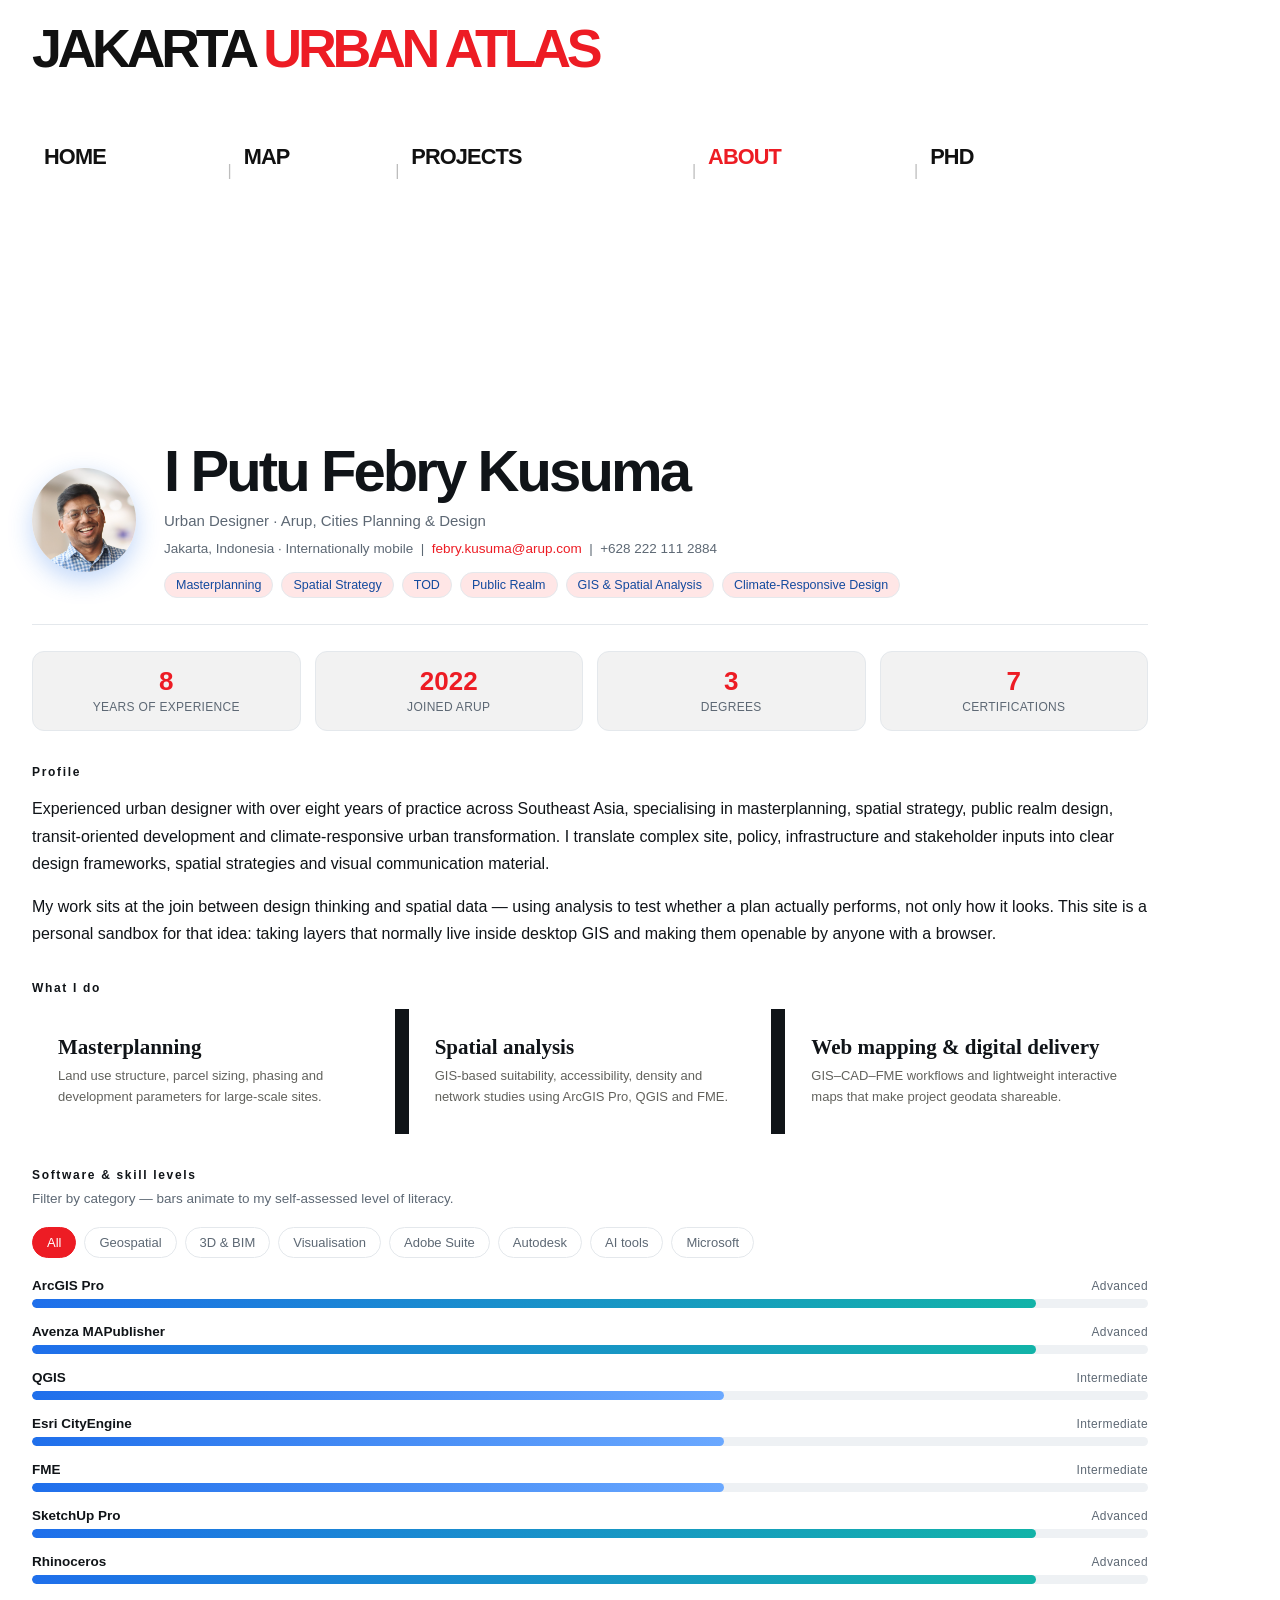
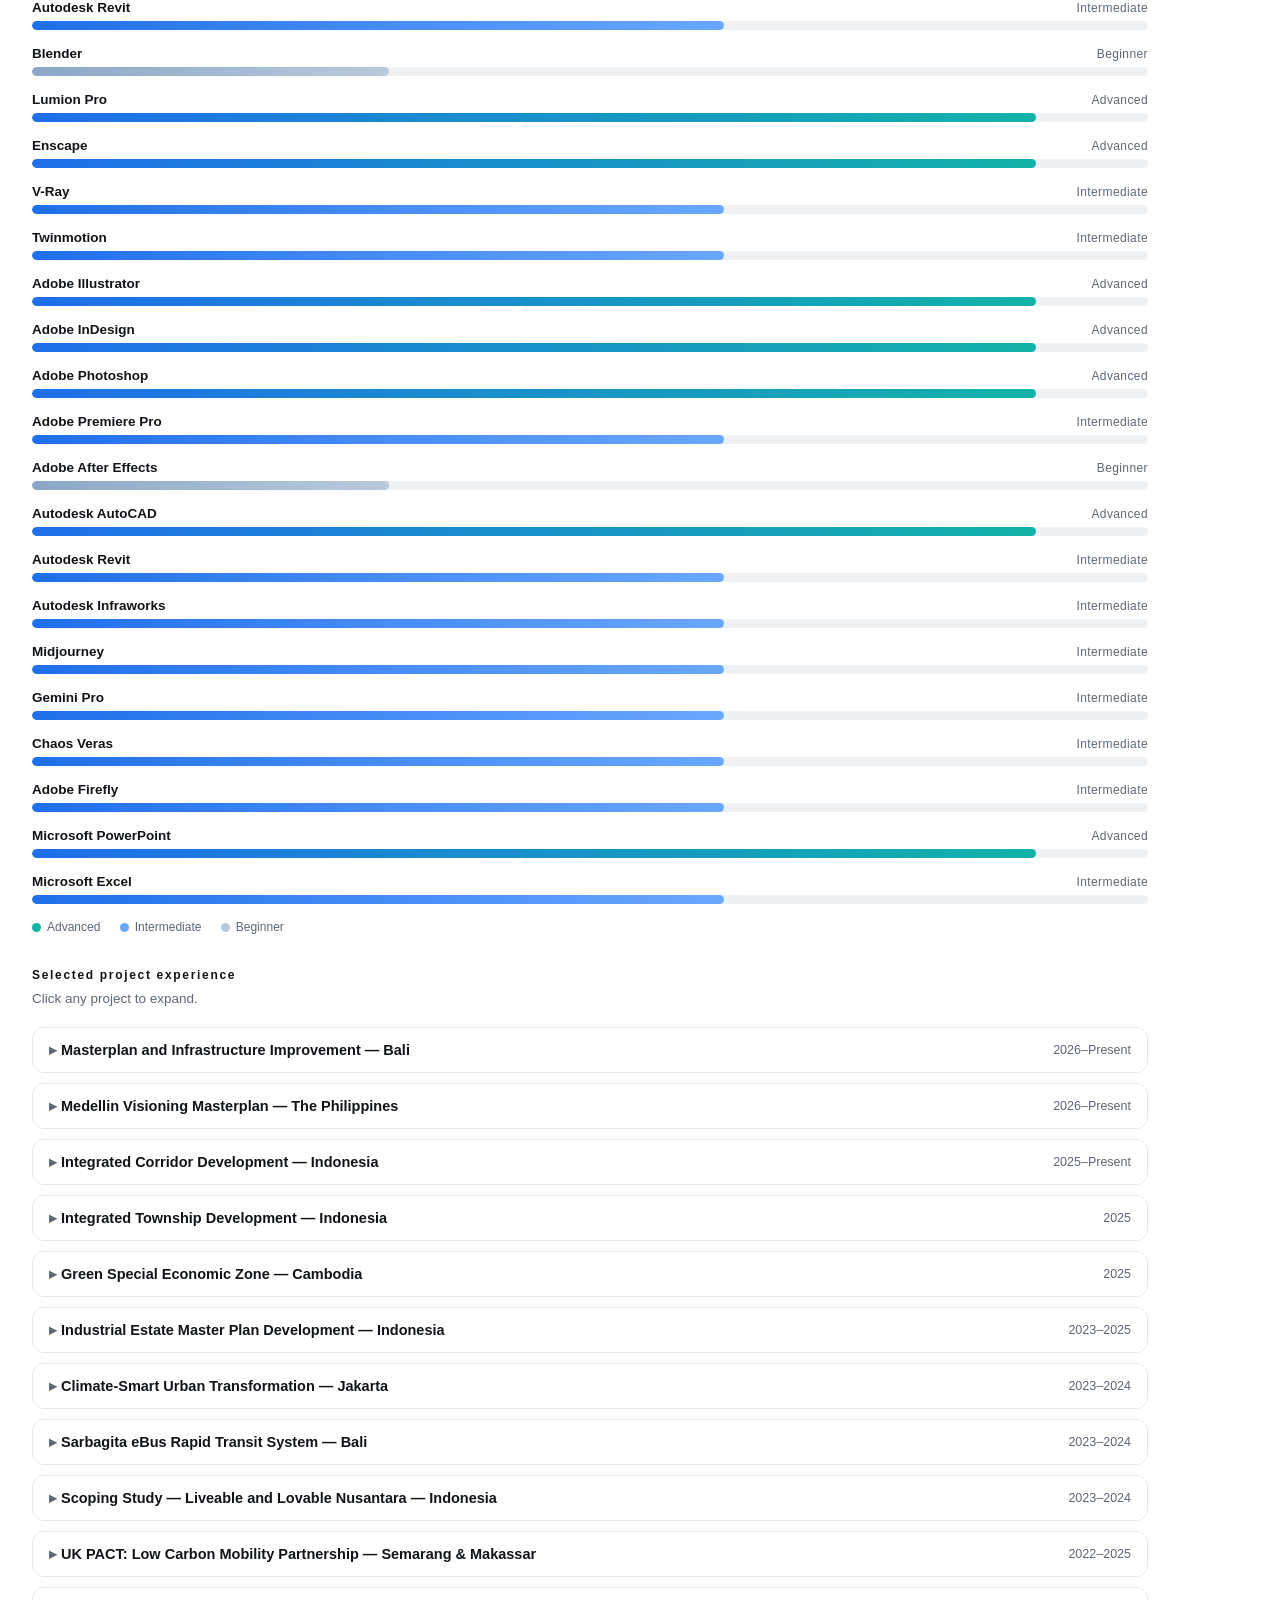
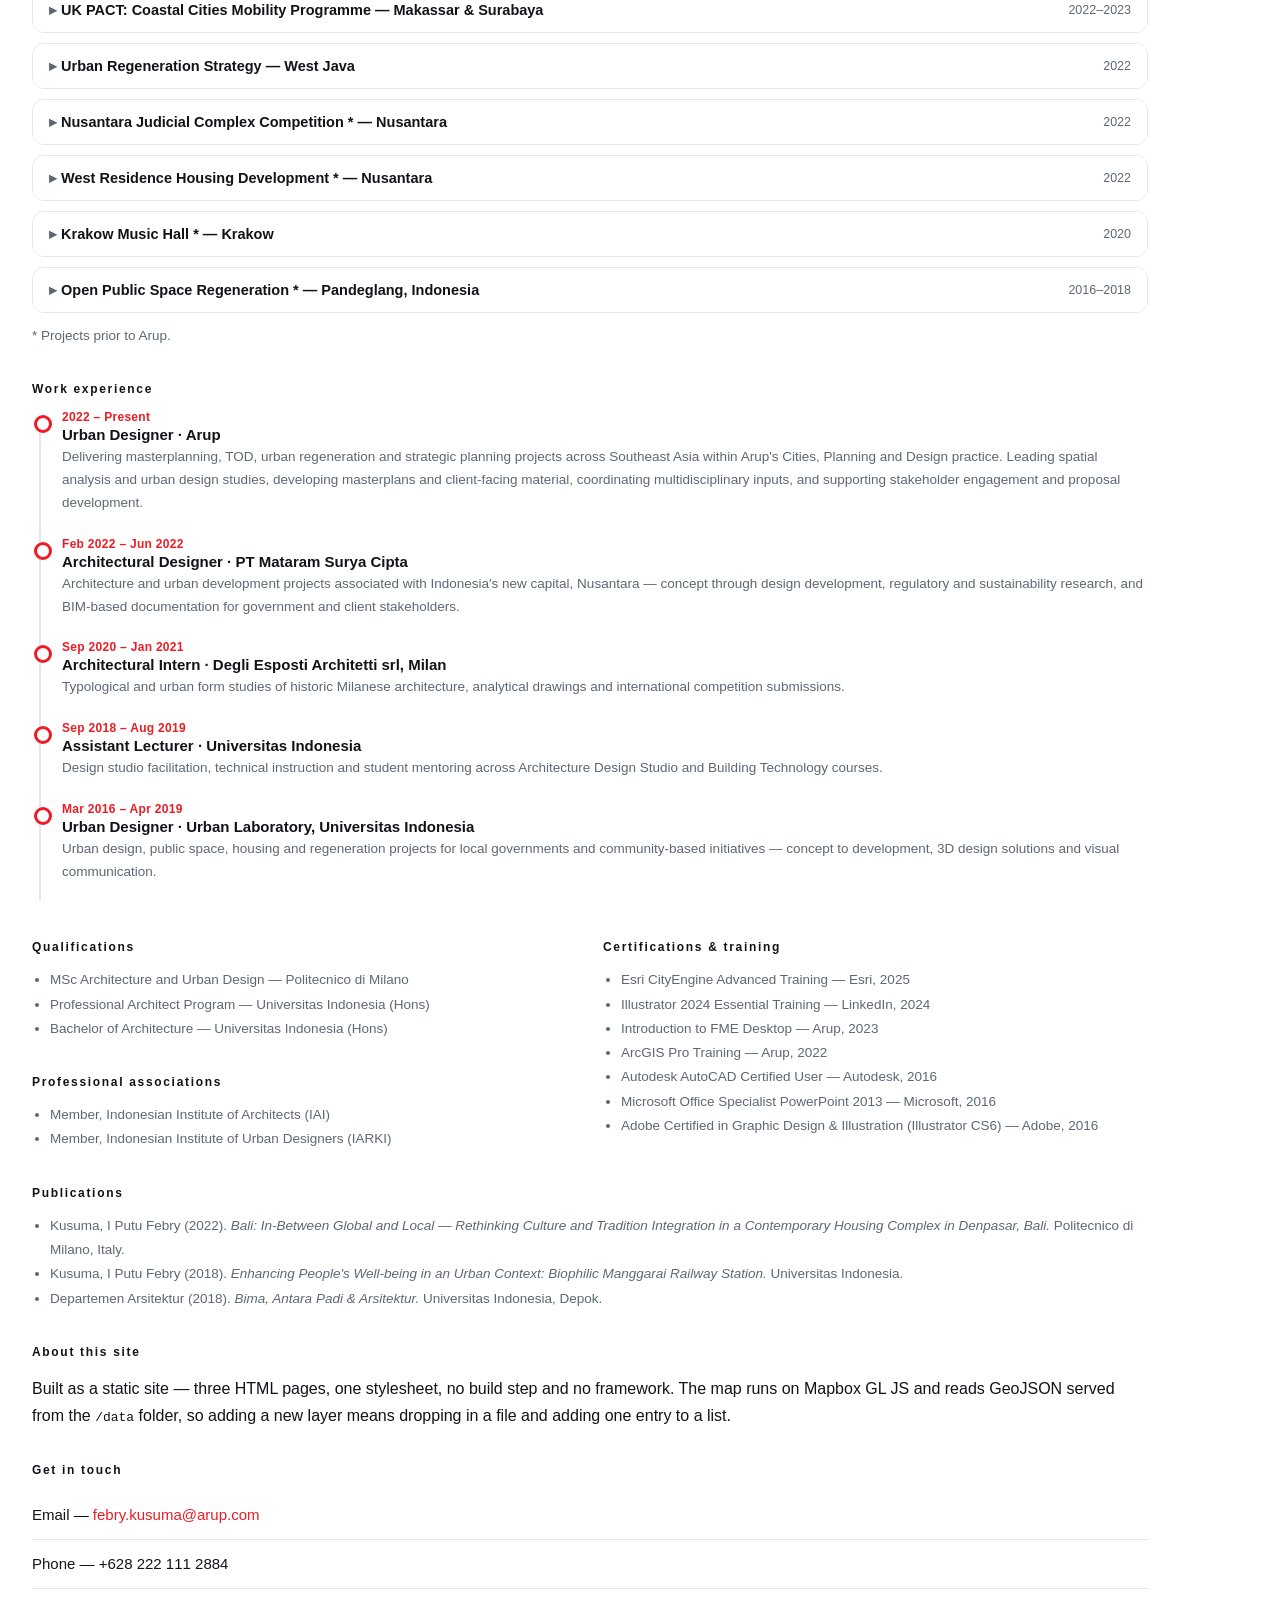
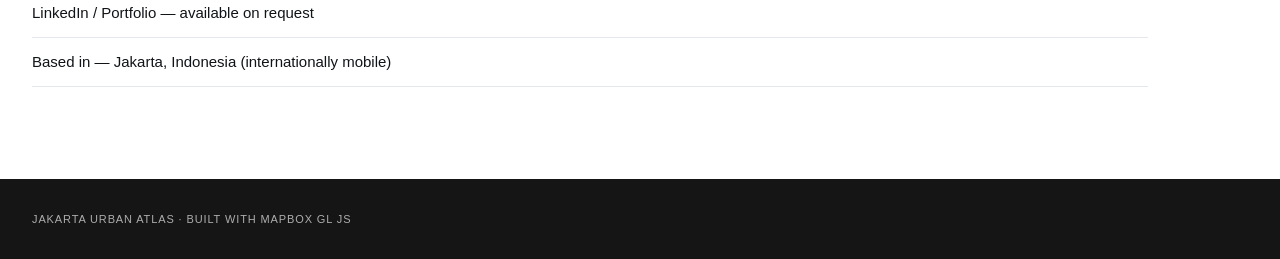
<file: about.html>
<!DOCTYPE html>
<html lang="en">
<head>
<meta charset="utf-8" />
<meta name="viewport" content="width=device-width, initial-scale=1" />
<title>Jakarta Urban Atlas &mdash; About</title>
<link rel="stylesheet" href="assets/site.css" />
<script src="assets/site.js" defer></script>
<style>
  /* ===== About page styles (self-contained) ===== */
  :root{
    --ink:#101418; --muted:#5d6874; --line:#e4e8ec;
    --accent:#ed1c24; --accent-soft:#ffe6e6; --bg-soft:#f2f2f2;
  }
  .about-hero{
    display:grid; grid-template-columns:auto 1fr; gap:28px; align-items:center;
    padding:34px 0 26px; border-bottom:1px solid var(--line);
  }
  .about-hero__avatar{
    width:104px; height:104px; border-radius:50%;
    display:block; object-fit:cover; object-position:center;
    box-shadow:0 8px 24px rgba(31,111,235,.28);
  }
  .about-hero__name{ margin:0 0 4px; font-size:30px; line-height:1.15; }
  .about-hero__role{ margin:0 0 4px; color:var(--muted); font-size:15px; }
  .about-hero__meta{ margin:0 0 12px; color:var(--muted); font-size:13.5px; }
  .about-hero__meta a{ color:var(--accent); text-decoration:none; }
  .about-hero__meta a:hover{ text-decoration:underline; }

  .tags{ display:flex; flex-wrap:wrap; gap:8px; }
  .tag{
    display:inline-block; padding:5px 11px; border-radius:999px;
    background:var(--accent-soft); color:#144a9e; font-size:12.5px; font-weight:500;
  }

  /* ---- stat strip ---- */
  .stats{ display:grid; grid-template-columns:repeat(4,1fr); gap:14px; margin:26px 0 8px; }
  .stat{
    background:var(--bg-soft); border:1px solid var(--line); border-radius:12px;
    padding:16px 14px; text-align:center;
  }
  .stat__num{ font-size:26px; font-weight:700; color:var(--accent); line-height:1; }
  .stat__label{ margin-top:6px; font-size:12px; color:var(--muted); letter-spacing:.3px; }

  /* ---- skill bars ---- */
  .skills-tabs{ display:flex; flex-wrap:wrap; gap:8px; margin:6px 0 20px; }
  .skills-tab{
    border:1px solid var(--line); background:#fff; color:var(--muted);
    padding:7px 14px; border-radius:999px; font-size:13px; cursor:pointer;
    transition:all .18s ease;
  }
  .skills-tab:hover{ border-color:var(--accent); color:var(--accent); }
  .skills-tab.is-active{ background:var(--accent); border-color:var(--accent); color:#fff; }

  .skill{ margin-bottom:16px; }
  .skill__head{
    display:flex; justify-content:space-between; align-items:baseline;
    font-size:13.5px; margin-bottom:6px;
  }
  .skill__name{ font-weight:600; color:var(--ink); }
  .skill__level{ color:var(--muted); font-size:12px; letter-spacing:.4px; }
  .skill__track{
    height:9px; border-radius:999px; background:#eef1f4; overflow:hidden; position:relative;
  }
  .skill__fill{
    height:100%; width:0; border-radius:999px;
    background:linear-gradient(90deg,#1f6feb,#12b3a8);
    transition:width 1.1s cubic-bezier(.22,.8,.3,1);
  }
  .skill__fill--mid{ background:linear-gradient(90deg,#1f6feb,#6aa8ff); }
  .skill__fill--low{ background:linear-gradient(90deg,#8ba7c7,#b9c9dc); }
  .skill-legend{ font-size:12px; color:var(--muted); margin-top:14px; }
  .skill-legend span{ display:inline-block; margin-right:16px; }
  .dot{ display:inline-block; width:9px; height:9px; border-radius:50%; margin-right:6px; vertical-align:middle; }

  /* ---- timeline ---- */
  .timeline{ position:relative; margin:8px 0 0; padding-left:26px; }
  .timeline::before{
    content:""; position:absolute; left:7px; top:6px; bottom:6px; width:2px; background:var(--line);
  }
  .tl-item{ position:relative; padding:0 0 22px 4px; }
  .tl-item::before{
    content:""; position:absolute; left:-24px; top:5px; width:12px; height:12px;
    border-radius:50%; background:#fff; border:3px solid var(--accent);
  }
  .tl-item__date{ font-size:12px; color:var(--accent); font-weight:600; letter-spacing:.3px; }
  .tl-item__title{ margin:2px 0 3px; font-size:15px; font-weight:600; }
  .tl-item__body{ margin:0; font-size:13.5px; color:var(--muted); line-height:1.6; }

  /* ---- project accordion ---- */
  .acc{ border:1px solid var(--line); border-radius:12px; overflow:hidden; margin-bottom:10px; }
  .acc__btn{
    width:100%; text-align:left; background:#fff; border:0; cursor:pointer;
    padding:14px 16px; font-size:14.5px; font-weight:600; color:var(--ink);
    display:flex; justify-content:space-between; gap:14px; align-items:center;
  }
  .acc__btn:hover{ background:var(--bg-soft); }
  .acc__meta{ font-weight:400; font-size:12.5px; color:var(--muted); white-space:nowrap; }
  .acc__chev{ transition:transform .2s ease; color:var(--muted); }
  .acc.is-open .acc__chev{ transform:rotate(90deg); }
  .acc__panel{ max-height:0; overflow:hidden; transition:max-height .3s ease; }
  .acc__inner{ padding:0 16px 16px; font-size:13.5px; color:var(--muted); line-height:1.65; }

  .cards{ display:grid; grid-template-columns:repeat(3,1fr); gap:14px; }
  .card{ border:1px solid var(--line); border-radius:12px; padding:16px; background:#fff; transition:transform .18s ease, box-shadow .18s ease; }
  .card:hover{ transform:translateY(-3px); box-shadow:0 10px 24px rgba(16,20,24,.07); }
  .card h4{ margin:0 0 6px; font-size:14.5px; }
  .card p{ margin:0; font-size:13px; color:var(--muted); line-height:1.6; }

  .two-col{ display:grid; grid-template-columns:1fr 1fr; gap:26px; }
  .list-clean{ margin:0; padding-left:18px; font-size:13.5px; color:var(--muted); line-height:1.8; }
  .contact-list{ list-style:none; padding:0; margin:0; font-size:14px; line-height:2; }
  .contact-list a{ color:var(--accent); text-decoration:none; }
  .contact-list a:hover{ text-decoration:underline; }

  h3{ margin:34px 0 14px; font-size:18px; }
  .section-sub{ margin:-8px 0 16px; color:var(--muted); font-size:13.5px; }

  @media (max-width:820px){
    .about-hero{ grid-template-columns:1fr; text-align:left; }
    .stats{ grid-template-columns:repeat(2,1fr); }
    .cards, .two-col{ grid-template-columns:1fr; }
  }
</style>
</head>
<body>
<!-- ===================== NAV ===================== -->
<nav class="nav">
  <div class="nav__brand">Jakarta <span>Urban Atlas</span></div>
  <div class="nav__links">
    <a href="index.html">Home</a>
    <span class="nav__sep">|</span>
    <a href="map.html">Map</a>
    <span class="nav__sep">|</span>
    <a href="projects.html">Projects</a>
    <span class="nav__sep">|</span>
    <a href="about.html" class="is-active">About</a>
    <span class="nav__sep">|</span>
    <a href="phd.html">PhD</a>
  </div>
</nav>

<main class="page">
  <section class="section">

    <!-- ===================== HERO ===================== -->
    <div class="about-hero">
      <img class="about-hero__avatar" src="assets/img/Photo.jpg" alt="I Putu Febry Kusuma" />
      <div>
        <h2 class="about-hero__name">I Putu Febry Kusuma</h2>
        <p class="about-hero__role">Urban Designer &middot; Arup, Cities Planning &amp; Design</p>
        <p class="about-hero__meta">
          Jakarta, Indonesia &middot; Internationally mobile &nbsp;|&nbsp;
          <a href="mailto:febry.kusuma@arup.com">febry.kusuma@arup.com</a> &nbsp;|&nbsp; +628 222 111 2884
        </p>
        <div class="tags">
          <span class="tag">Masterplanning</span>
          <span class="tag">Spatial Strategy</span>
          <span class="tag">TOD</span>
          <span class="tag">Public Realm</span>
          <span class="tag">GIS &amp; Spatial Analysis</span>
          <span class="tag">Climate-Responsive Design</span>
        </div>
      </div>
    </div>

    <!-- ===================== STATS ===================== -->
    <div class="stats">
      <div class="stat"><div class="stat__num" data-count="8">0</div><div class="stat__label">YEARS OF EXPERIENCE</div></div>
      <div class="stat"><div class="stat__num" data-count="2022" data-plain="1">0</div><div class="stat__label">JOINED ARUP</div></div>
      <div class="stat"><div class="stat__num" data-count="3">0</div><div class="stat__label">DEGREES</div></div>
      <div class="stat"><div class="stat__num" data-count="7">0</div><div class="stat__label">CERTIFICATIONS</div></div>
    </div>

    <!-- ===================== PROFILE ===================== -->
    <h3>Profile</h3>
    <p>Experienced urban designer with over eight years of practice across Southeast Asia, specialising in
       masterplanning, spatial strategy, public realm design, transit-oriented development and
       climate-responsive urban transformation. I translate complex site, policy, infrastructure and
       stakeholder inputs into clear design frameworks, spatial strategies and visual communication
       material.</p>
    <p>My work sits at the join between design thinking and spatial data &mdash; using analysis to test
       whether a plan actually performs, not only how it looks. This site is a personal sandbox for that
       idea: taking layers that normally live inside desktop GIS and making them openable by anyone with
       a browser.</p>

    <!-- ===================== WHAT I DO ===================== -->
    <h3>What I do</h3>
    <div class="cards">
      <div class="card">
        <h4>Masterplanning</h4>
        <p>Land use structure, parcel sizing, phasing and development parameters for large-scale sites.</p>
      </div>
      <div class="card">
        <h4>Spatial analysis</h4>
        <p>GIS-based suitability, accessibility, density and network studies using ArcGIS Pro, QGIS and FME.</p>
      </div>
      <div class="card">
        <h4>Web mapping &amp; digital delivery</h4>
        <p>GIS&ndash;CAD&ndash;FME workflows and lightweight interactive maps that make project geodata shareable.</p>
      </div>
    </div>

    <!-- ===================== SKILLS ===================== -->
    <h3>Software &amp; skill levels</h3>
    <p class="section-sub">Filter by category &mdash; bars animate to my self-assessed level of literacy.</p>

    <div class="skills-tabs" id="skillsTabs">
      <button class="skills-tab is-active" data-cat="all">All</button>
      <button class="skills-tab" data-cat="geospatial">Geospatial</button>
      <button class="skills-tab" data-cat="3d">3D &amp; BIM</button>
      <button class="skills-tab" data-cat="visualisation">Visualisation</button>
      <button class="skills-tab" data-cat="adobe">Adobe Suite</button>
      <button class="skills-tab" data-cat="autodesk">Autodesk</button>
      <button class="skills-tab" data-cat="ai">AI tools</button>
      <button class="skills-tab" data-cat="microsoft">Microsoft</button>
    </div>

    <div id="skillList"></div>

    <div class="skill-legend">
      <span><i class="dot" style="background:#12b3a8"></i>Advanced</span>
      <span><i class="dot" style="background:#6aa8ff"></i>Intermediate</span>
      <span><i class="dot" style="background:#b9c9dc"></i>Beginner</span>
    </div>

    <!-- ===================== PROJECTS ===================== -->
    <h3>Selected project experience</h3>
    <p class="section-sub">Click any project to expand.</p>
    <div id="projects"></div>

    <!-- ===================== EXPERIENCE ===================== -->
    <h3>Work experience</h3>
    <div class="timeline">
      <div class="tl-item">
        <div class="tl-item__date">2022 &ndash; Present</div>
        <div class="tl-item__title">Urban Designer &middot; Arup</div>
        <p class="tl-item__body">Delivering masterplanning, TOD, urban regeneration and strategic planning
          projects across Southeast Asia within Arup's Cities, Planning and Design practice. Leading spatial
          analysis and urban design studies, developing masterplans and client-facing material, coordinating
          multidisciplinary inputs, and supporting stakeholder engagement and proposal development.</p>
      </div>
      <div class="tl-item">
        <div class="tl-item__date">Feb 2022 &ndash; Jun 2022</div>
        <div class="tl-item__title">Architectural Designer &middot; PT Mataram Surya Cipta</div>
        <p class="tl-item__body">Architecture and urban development projects associated with Indonesia's new
          capital, Nusantara &mdash; concept through design development, regulatory and sustainability research,
          and BIM-based documentation for government and client stakeholders.</p>
      </div>
      <div class="tl-item">
        <div class="tl-item__date">Sep 2020 &ndash; Jan 2021</div>
        <div class="tl-item__title">Architectural Intern &middot; Degli Esposti Architetti srl, Milan</div>
        <p class="tl-item__body">Typological and urban form studies of historic Milanese architecture, analytical
          drawings and international competition submissions.</p>
      </div>
      <div class="tl-item">
        <div class="tl-item__date">Sep 2018 &ndash; Aug 2019</div>
        <div class="tl-item__title">Assistant Lecturer &middot; Universitas Indonesia</div>
        <p class="tl-item__body">Design studio facilitation, technical instruction and student mentoring across
          Architecture Design Studio and Building Technology courses.</p>
      </div>
      <div class="tl-item">
        <div class="tl-item__date">Mar 2016 &ndash; Apr 2019</div>
        <div class="tl-item__title">Urban Designer &middot; Urban Laboratory, Universitas Indonesia</div>
        <p class="tl-item__body">Urban design, public space, housing and regeneration projects for local
          governments and community-based initiatives &mdash; concept to development, 3D design solutions and
          visual communication.</p>
      </div>
    </div>

    <!-- ===================== EDUCATION / CREDENTIALS ===================== -->
    <div class="two-col">
      <div>
        <h3>Qualifications</h3>
        <ul class="list-clean">
          <li>MSc Architecture and Urban Design &mdash; Politecnico di Milano</li>
          <li>Professional Architect Program &mdash; Universitas Indonesia (Hons)</li>
          <li>Bachelor of Architecture &mdash; Universitas Indonesia (Hons)</li>
        </ul>
        <h3>Professional associations</h3>
        <ul class="list-clean">
          <li>Member, Indonesian Institute of Architects (IAI)</li>
          <li>Member, Indonesian Institute of Urban Designers (IARKI)</li>
        </ul>
      </div>
      <div>
        <h3>Certifications &amp; training</h3>
        <ul class="list-clean">
          <li>Esri CityEngine Advanced Training &mdash; Esri, 2025</li>
          <li>Illustrator 2024 Essential Training &mdash; LinkedIn, 2024</li>
          <li>Introduction to FME Desktop &mdash; Arup, 2023</li>
          <li>ArcGIS Pro Training &mdash; Arup, 2022</li>
          <li>Autodesk AutoCAD Certified User &mdash; Autodesk, 2016</li>
          <li>Microsoft Office Specialist PowerPoint 2013 &mdash; Microsoft, 2016</li>
          <li>Adobe Certified in Graphic Design &amp; Illustration (Illustrator CS6) &mdash; Adobe, 2016</li>
        </ul>
      </div>
    </div>

    <!-- ===================== PUBLICATIONS ===================== -->
    <h3>Publications</h3>
    <ul class="list-clean">
      <li>Kusuma, I Putu Febry (2022). <em>Bali: In-Between Global and Local &mdash; Rethinking Culture and
        Tradition Integration in a Contemporary Housing Complex in Denpasar, Bali.</em> Politecnico di Milano, Italy.</li>
      <li>Kusuma, I Putu Febry (2018). <em>Enhancing People's Well-being in an Urban Context: Biophilic
        Manggarai Railway Station.</em> Universitas Indonesia.</li>
      <li>Departemen Arsitektur (2018). <em>Bima, Antara Padi &amp; Arsitektur.</em> Universitas Indonesia, Depok.</li>
    </ul>

    <!-- ===================== SITE + CONTACT ===================== -->
    <h3>About this site</h3>
    <p>Built as a static site &mdash; three HTML pages, one stylesheet, no build step and no framework. The map
       runs on Mapbox GL JS and reads GeoJSON served from the <code>/data</code> folder, so adding a new layer
       means dropping in a file and adding one entry to a list.</p>

    <h3>Get in touch</h3>
    <ul class="contact-list">
      <li>Email &mdash; <a href="mailto:febry.kusuma@arup.com">febry.kusuma@arup.com</a></li>
      <li>Phone &mdash; +628 222 111 2884</li>
      <li>LinkedIn / Portfolio &mdash; available on request</li>
      <li>Based in &mdash; Jakarta, Indonesia (internationally mobile)</li>
    </ul>

  </section>
</main>

<footer class="footer">
  Jakarta Urban Atlas &middot; Built with Mapbox GL JS
</footer>

<script>
/* ============ DATA ============ */
var LEVELS = { Advanced: 90, Intermediate: 62, Beginner: 32 };

var SKILLS = [
  { cat:'geospatial',    name:'ArcGIS Pro',            level:'Advanced' },
  { cat:'geospatial',    name:'Avenza MAPublisher',    level:'Advanced' },
  { cat:'geospatial',    name:'QGIS',                  level:'Intermediate' },
  { cat:'geospatial',    name:'Esri CityEngine',       level:'Intermediate' },
  { cat:'geospatial',    name:'FME',                   level:'Intermediate' },

  { cat:'3d',            name:'SketchUp Pro',          level:'Advanced' },
  { cat:'3d',            name:'Rhinoceros',            level:'Advanced' },
  { cat:'3d',            name:'Autodesk Revit',        level:'Intermediate' },
  { cat:'3d',            name:'Blender',               level:'Beginner' },

  { cat:'visualisation', name:'Lumion Pro',            level:'Advanced' },
  { cat:'visualisation', name:'Enscape',               level:'Advanced' },
  { cat:'visualisation', name:'V-Ray',                 level:'Intermediate' },
  { cat:'visualisation', name:'Twinmotion',            level:'Intermediate' },

  { cat:'adobe',         name:'Adobe Illustrator',     level:'Advanced' },
  { cat:'adobe',         name:'Adobe InDesign',        level:'Advanced' },
  { cat:'adobe',         name:'Adobe Photoshop',       level:'Advanced' },
  { cat:'adobe',         name:'Adobe Premiere Pro',    level:'Intermediate' },
  { cat:'adobe',         name:'Adobe After Effects',   level:'Beginner' },

  { cat:'autodesk',      name:'Autodesk AutoCAD',      level:'Advanced' },
  { cat:'autodesk',      name:'Autodesk Revit',        level:'Intermediate' },
  { cat:'autodesk',      name:'Autodesk Infraworks',   level:'Intermediate' },

  { cat:'ai',            name:'Midjourney',            level:'Intermediate' },
  { cat:'ai',            name:'Gemini Pro',            level:'Intermediate' },
  { cat:'ai',            name:'Chaos Veras',           level:'Intermediate' },
  { cat:'ai',            name:'Adobe Firefly',         level:'Intermediate' },

  { cat:'microsoft',     name:'Microsoft PowerPoint',  level:'Advanced' },
  { cat:'microsoft',     name:'Microsoft Excel',       level:'Intermediate' }
];

var PROJECTS = [
  { title:'Masterplan and Infrastructure Improvement', place:'Bali', years:'2026&ndash;Present',
    body:"Led planning coordination for the enhancement of Kura-Kura Bali's infrastructure strategy, aligning infrastructure planning, utilities, resilience objectives and development phasing with a 500-hectare mixed-use island masterplan. Directed development data reviews, spatial analysis, stakeholder coordination and multidisciplinary collaboration to support integrated infrastructure planning and long-term sustainable growth." },
  { title:'Medellin Visioning Masterplan', place:'The Philippines', years:'2026&ndash;Present',
    body:'Urban designer on a 1,000+ hectare township development in Northern Cebu. Contributed GIS-based site analysis, multi-criteria suitability assessments, land use planning, scenario testing, baseline studies and client presentation material, while coordinating multidisciplinary inputs for a resilient, mixed-use masterplan focused on economic growth, tourism, innovation and sustainable urban development.' },
  { title:'Integrated Corridor Development', place:'Indonesia', years:'2025&ndash;Present',
    body:'Driving TOD planning and spatial development strategies for the Bandung Basin Metropolitan Area, supporting BRT implementation through station area planning, mobility integration and urban regeneration. Applied TOD assessment frameworks, developed urban design concepts and NMT networks, and delivered spatial analysis, engagement material and implementation guidance for scalable TOD delivery.' },
  { title:'Integrated Township Development', place:'Indonesia', years:'2025',
    body:'Prepared client GIS data through gathering, cleaning and georeferencing; produced presentation material to standard; and contributed to Infraworks models for roadwork and grading sections.' },
  { title:'Green Special Economic Zone', place:'Cambodia', years:'2025',
    body:'Shaped the masterplan for a 150-hectare Green Special Economic Zone through land-use frameworks, green infrastructure strategies, public realm concepts and connectivity plans. Coordinated with infrastructure and policy specialists to create a resilient, investment-ready industrial ecosystem supporting ESG, circular economy and renewable energy objectives.' },
  { title:'Industrial Estate Master Plan Development', place:'Indonesia', years:'2023&ndash;2025',
    body:'Digital Integration Lead and Urban Designer for a 2,400-hectare industrial township masterplan, driving multidisciplinary coordination across planning, infrastructure, transport, sustainability and engineering. Streamlined delivery through advanced GIS&ndash;CAD&ndash;FME workflows, developed strategic land use frameworks and supported a future-ready industrial community integrating residential, commercial and industrial functions.' },
  { title:'Climate-Smart Urban Transformation', place:'Jakarta', years:'2023&ndash;2024',
    body:'Led spatial analysis, opportunity assessments and urban transformation studies supporting climate-smart development strategies for Jakarta. Developed evidence-based planning frameworks, conducted multi-criteria evaluations and identified priority intervention areas for resilience, regeneration, public realm, mobility and sustainable growth.' },
  { title:'Sarbagita eBus Rapid Transit System', place:'Bali', years:'2023&ndash;2024',
    body:"Led urban design development of station typologies, public realm interventions and corridor integration strategies for Bali's eBus Rapid Transit programme. Developed context-sensitive solutions reflecting local culture, climate and mobility needs, coordinating with transport, structural and infrastructure teams." },
  { title:'Scoping Study &mdash; Liveable and Lovable Nusantara', place:'Indonesia', years:'2023&ndash;2024',
    body:"ADB-funded strategic advisory study for Indonesia's new capital, focused on identifying transformative investment opportunities and enhancing long-term liveability. Delivered research, international benchmarking, visual communication material and stakeholder engagement outputs that informed investment prioritisation." },
  { title:'UK PACT: Low Carbon Mobility Partnership', place:'Semarang &amp; Makassar', years:'2022&ndash;2025',
    body:'Led design development of participatory urban mobility interventions, translating community insights into implementable solutions. Delivered inclusive wayfinding strategies, public realm improvements, workshop facilitation and tactical urbanism supporting safer, more accessible and low-carbon mobility.' },
  { title:'UK PACT: Coastal Cities Mobility Programme', place:'Makassar &amp; Surabaya', years:'2022&ndash;2023',
    body:'City-scale transport and urban analysis identifying key mobility challenges and opportunities for resilient, inclusive transport systems. Developed spatial strategies, design concepts and planning recommendations promoting sustainable urban mobility and low-carbon growth.' },
  { title:'Urban Regeneration Strategy', place:'West Java', years:'2022',
    body:'Led GIS-based spatial analysis and multi-criteria assessments supporting World Bank urban regeneration initiatives. Identified priority investment opportunities, developed strategic recommendations and produced maps, visualisations and concept proposals informing future regeneration funding programmes.' },
  { title:'Nusantara Judicial Complex Competition *', place:'Nusantara', years:'2022',
    body:"Contributed to the award-winning 3rd Prize proposal for Indonesia's future Judicial Complex. Led architectural concept exploration, massing development, environmental performance analysis and design communication, coordinating competition submissions and presentation material." },
  { title:'West Residence Housing Development *', place:'Nusantara', years:'2022',
    body:'Developed a new residential typology for civil servants in the new capital. Supported concept and development design, sustainability research and massing studies to optimise housing capacity, environmental performance and liveability, integrating green building principles into the residential framework.' },
  { title:'Krakow Music Hall *', place:'Krakow', years:'2020',
    body:'International competition for a landmark cultural destination integrating with the historic urban and landscape context. Undertook design research, concepts and massing studies, produced detailed 3D models in Rhinoceros and SketchUp, and supported specialist auditorium models for acoustic analysis.' },
  { title:'Open Public Space Regeneration *', place:'Pandeglang, Indonesia', years:'2016&ndash;2018',
    body:'Led regeneration of twelve underutilised public spaces, transforming neglected sites into accessible community destinations. Directed concept development, streetscape strategies and public realm proposals, produced visualisations and technical documentation, and managed stakeholder engagement with local government.' }
];

/* ============ SKILL BARS ============ */
function fillClass(level){
  if (level === 'Advanced') return '';
  if (level === 'Intermediate') return ' skill__fill--mid';
  return ' skill__fill--low';
}

function renderSkills(cat){
  var list = document.getElementById('skillList');
  var items = SKILLS.filter(function(s){ return cat === 'all' || s.cat === cat; });
  list.innerHTML = items.map(function(s){
    return '<div class="skill">' +
      '<div class="skill__head"><span class="skill__name">' + s.name + '</span>' +
      '<span class="skill__level">' + s.level + '</span></div>' +
      '<div class="skill__track"><div class="skill__fill' + fillClass(s.level) +
      '" data-w="' + LEVELS[s.level] + '"></div></div></div>';
  }).join('');
  // animate on next frame
  requestAnimationFrame(function(){
    var fills = list.querySelectorAll('.skill__fill');
    for (var i = 0; i < fills.length; i++){
      (function(el, i){
        setTimeout(function(){ el.style.width = el.getAttribute('data-w') + '%'; }, i * 45);
      })(fills[i], i);
    }
  });
}

document.getElementById('skillsTabs').addEventListener('click', function(e){
  var btn = e.target.closest('.skills-tab');
  if (!btn) return;
  var tabs = this.querySelectorAll('.skills-tab');
  for (var i = 0; i < tabs.length; i++) tabs[i].classList.remove('is-active');
  btn.classList.add('is-active');
  renderSkills(btn.getAttribute('data-cat'));
});

renderSkills('all');

/* ============ PROJECT ACCORDION ============ */
var projWrap = document.getElementById('projects');
projWrap.innerHTML = PROJECTS.map(function(p){
  return '<div class="acc">' +
    '<button class="acc__btn" type="button">' +
      '<span><span class="acc__chev">&#9656;</span> ' + p.title + ' &mdash; ' + p.place + '</span>' +
      '<span class="acc__meta">' + p.years + '</span>' +
    '</button>' +
    '<div class="acc__panel"><div class="acc__inner">' + p.body + '</div></div>' +
  '</div>';
}).join('') +
'<p class="section-sub" style="margin-top:12px">* Projects prior to Arup.</p>';

projWrap.addEventListener('click', function(e){
  var btn = e.target.closest('.acc__btn');
  if (!btn) return;
  var acc = btn.parentElement;
  var panel = acc.querySelector('.acc__panel');
  var open = acc.classList.toggle('is-open');
  panel.style.maxHeight = open ? panel.scrollHeight + 'px' : 0;
});

/* ============ COUNT-UP STATS ============ */
(function(){
  var nums = document.querySelectorAll('.stat__num');
  function run(el){
    var target = parseInt(el.getAttribute('data-count'), 10);
    var plain = el.getAttribute('data-plain');
    var dur = 900, start = null;
    function step(ts){
      if (!start) start = ts;
      var p = Math.min((ts - start) / dur, 1);
      var val = Math.floor(p * target);
      el.textContent = plain ? (target - Math.floor((1 - p) * 40)) : val;
      if (p < 1) requestAnimationFrame(step);
      else el.textContent = target;
    }
    requestAnimationFrame(step);
  }
  if ('IntersectionObserver' in window){
    var io = new IntersectionObserver(function(entries){
      entries.forEach(function(en){
        if (en.isIntersecting){ run(en.target); io.unobserve(en.target); }
      });
    }, { threshold: 0.4 });
    for (var i = 0; i < nums.length; i++) io.observe(nums[i]);
  } else {
    for (var j = 0; j < nums.length; j++) run(nums[j]);
  }
})();
</script>
</body>
</html>
</file>
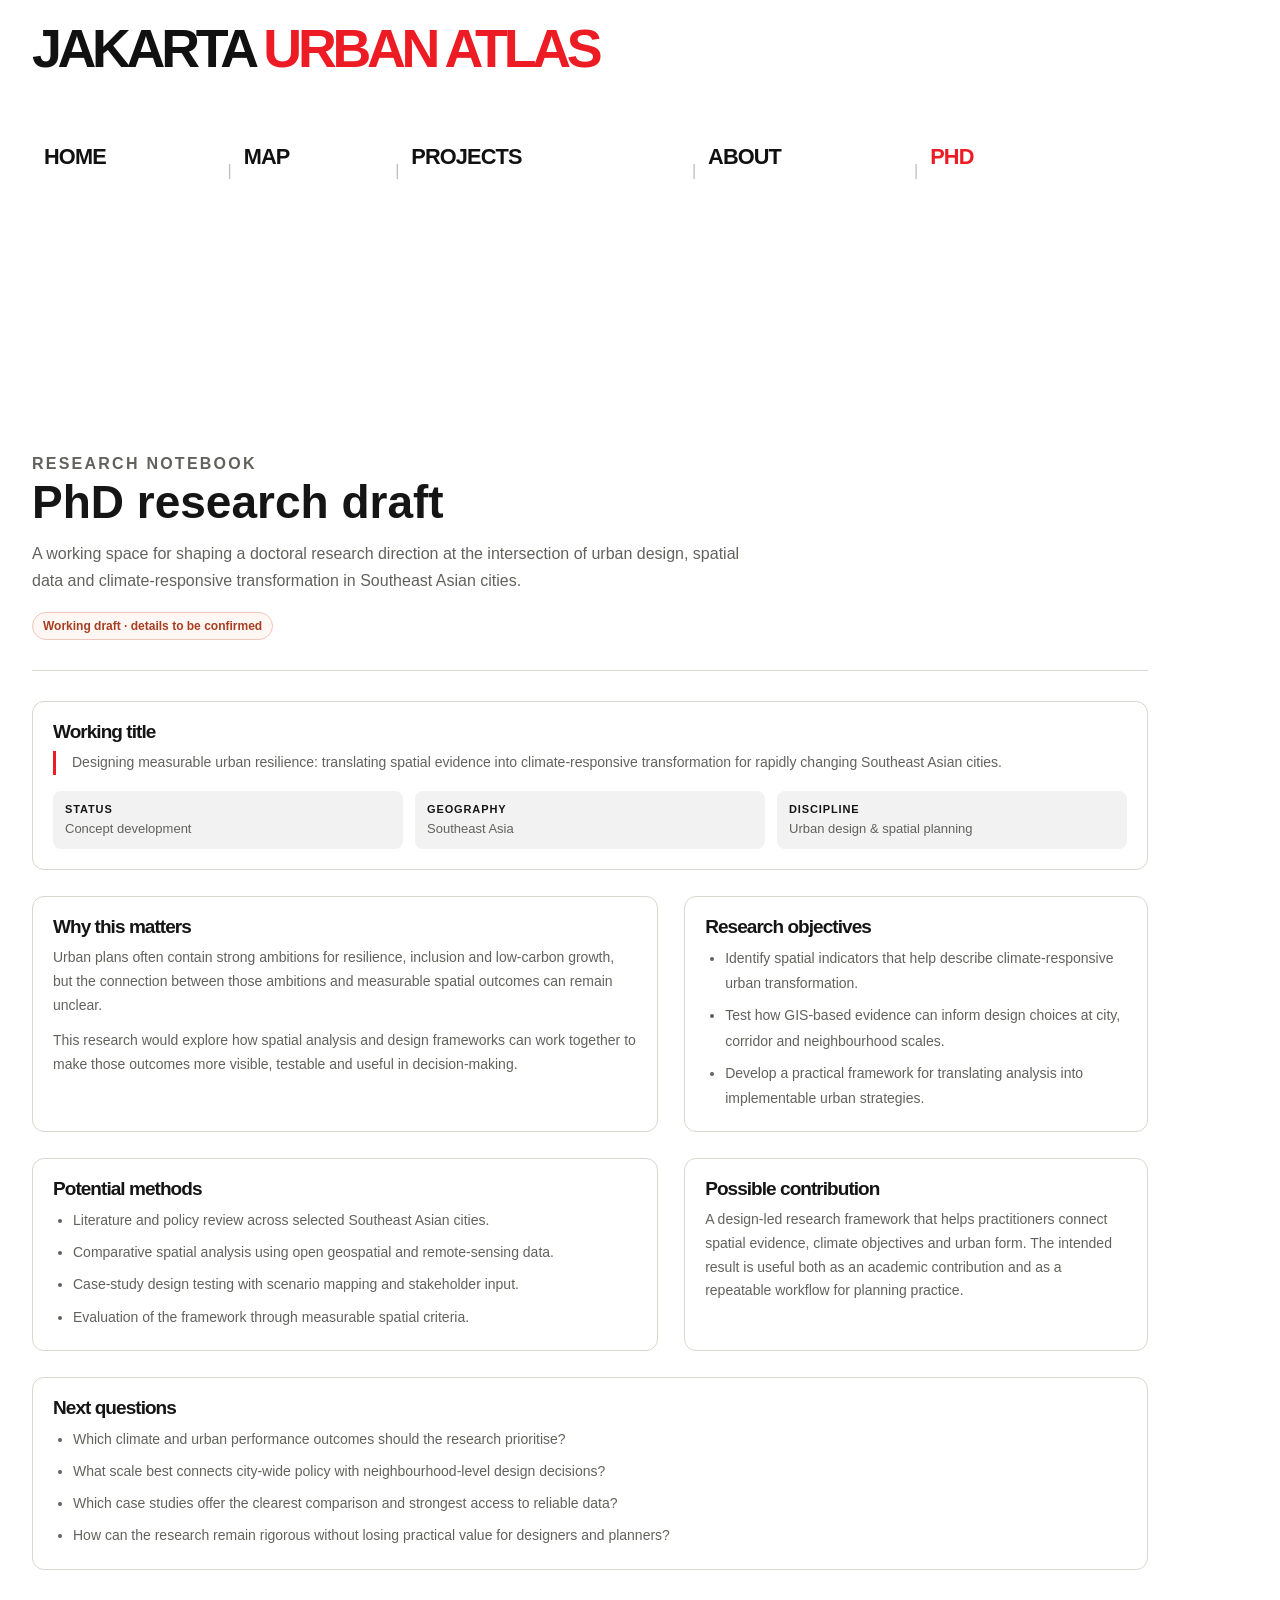
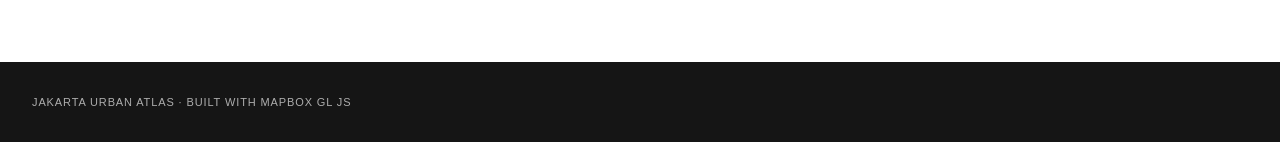
<file: phd.html>
<!DOCTYPE html>
<html lang="en">
<head>
<meta charset="utf-8" />
<meta name="viewport" content="width=device-width, initial-scale=1" />
<title>Jakarta Urban Atlas &mdash; PhD Draft</title>
<link rel="stylesheet" href="assets/site.css" />
<script src="assets/site.js" defer></script>
<style>
  .phd-hero{
    padding:42px 0 30px; border-bottom:1px solid var(--line);
  }
  .phd-kicker{
    margin:0 0 10px; color:var(--accent); font-size:12px;
    font-weight:700; letter-spacing:.14em; text-transform:uppercase;
  }
  .phd-hero h1{ margin:0 0 12px; font-size:clamp(30px,5vw,46px); line-height:1.1; }
  .phd-hero p{ max-width:720px; margin:0; color:var(--ink-soft); font-size:16px; line-height:1.7; }
  .draft-note{
    display:inline-block; margin-top:18px; padding:6px 10px; border:1px solid #f0c7ba;
    border-radius:999px; color:#a83e21; background:#fff7f4; font-size:12px; font-weight:600;
  }
  .phd-grid{
    display:grid; grid-template-columns:1.35fr 1fr; gap:26px; margin-top:30px;
  }
  .phd-panel{
    border:1px solid var(--line); border-radius:12px; padding:20px; background:#fff;
  }
  .phd-panel h2{ margin:0 0 10px; font-size:19px; }
  .phd-panel p{ margin:0; color:var(--ink-soft); line-height:1.7; font-size:14px; }
  .phd-panel p + p{ margin-top:12px; }
  .phd-list{ margin:0; padding-left:20px; color:var(--ink-soft); line-height:1.8; font-size:14px; }
  .phd-list li + li{ margin-top:7px; }
  .phd-wide{ grid-column:1 / -1; }
  .phd-question{
    margin:0; padding-left:16px; border-left:3px solid var(--accent);
    color:var(--ink); font-size:20px; line-height:1.45;
  }
  .phd-meta{
    display:grid; grid-template-columns:repeat(3,1fr); gap:12px; margin-top:16px;
  }
  .phd-meta div{ padding:12px; background:var(--paper-2); border-radius:8px; }
  .phd-meta strong{ display:block; margin-bottom:4px; font-size:11px; letter-spacing:.08em; text-transform:uppercase; }
  .phd-meta span{ color:var(--ink-soft); font-size:13px; }
  @media (max-width:720px){
    .phd-grid, .phd-meta{ grid-template-columns:1fr; }
    .phd-wide{ grid-column:auto; }
  }
</style>
</head>
<body>

<!-- ===================== NAV ===================== -->
<nav class="nav">
  <div class="nav__brand">Jakarta <span>Urban Atlas</span></div>
  <div class="nav__links">
    <a href="index.html">Home</a>
    <span class="nav__sep">|</span>
    <a href="map.html">Map</a>
    <span class="nav__sep">|</span>
    <a href="projects.html">Projects</a>
    <span class="nav__sep">|</span>
    <a href="about.html">About</a>
    <span class="nav__sep">|</span>
    <a href="phd.html" class="is-active">PhD</a>
  </div>
</nav>

<main class="page">
  <section class="section">
    <header class="phd-hero">
      <p class="phd-kicker">Research notebook</p>
      <h1>PhD research draft</h1>
      <p>A working space for shaping a doctoral research direction at the intersection of urban design,
         spatial data and climate-responsive transformation in Southeast Asian cities.</p>
      <span class="draft-note">Working draft &middot; details to be confirmed</span>
    </header>

    <div class="phd-grid">
      <article class="phd-panel phd-wide">
        <h2>Working title</h2>
        <p class="phd-question">Designing measurable urban resilience: translating spatial evidence into climate-responsive transformation for rapidly changing Southeast Asian cities.</p>
        <div class="phd-meta">
          <div><strong>Status</strong><span>Concept development</span></div>
          <div><strong>Geography</strong><span>Southeast Asia</span></div>
          <div><strong>Discipline</strong><span>Urban design &amp; spatial planning</span></div>
        </div>
      </article>

      <article class="phd-panel">
        <h2>Why this matters</h2>
        <p>Urban plans often contain strong ambitions for resilience, inclusion and low-carbon growth, but the connection between those ambitions and measurable spatial outcomes can remain unclear.</p>
        <p>This research would explore how spatial analysis and design frameworks can work together to make those outcomes more visible, testable and useful in decision-making.</p>
      </article>

      <article class="phd-panel">
        <h2>Research objectives</h2>
        <ul class="phd-list">
          <li>Identify spatial indicators that help describe climate-responsive urban transformation.</li>
          <li>Test how GIS-based evidence can inform design choices at city, corridor and neighbourhood scales.</li>
          <li>Develop a practical framework for translating analysis into implementable urban strategies.</li>
        </ul>
      </article>

      <article class="phd-panel">
        <h2>Potential methods</h2>
        <ul class="phd-list">
          <li>Literature and policy review across selected Southeast Asian cities.</li>
          <li>Comparative spatial analysis using open geospatial and remote-sensing data.</li>
          <li>Case-study design testing with scenario mapping and stakeholder input.</li>
          <li>Evaluation of the framework through measurable spatial criteria.</li>
        </ul>
      </article>

      <article class="phd-panel">
        <h2>Possible contribution</h2>
        <p>A design-led research framework that helps practitioners connect spatial evidence, climate objectives and urban form. The intended result is useful both as an academic contribution and as a repeatable workflow for planning practice.</p>
      </article>

      <article class="phd-panel phd-wide">
        <h2>Next questions</h2>
        <ul class="phd-list">
          <li>Which climate and urban performance outcomes should the research prioritise?</li>
          <li>What scale best connects city-wide policy with neighbourhood-level design decisions?</li>
          <li>Which case studies offer the clearest comparison and strongest access to reliable data?</li>
          <li>How can the research remain rigorous without losing practical value for designers and planners?</li>
        </ul>
      </article>
    </div>
  </section>
</main>

<footer class="footer">
  Jakarta Urban Atlas &middot; Built with Mapbox GL JS
</footer>

</body>
</html>
</file>
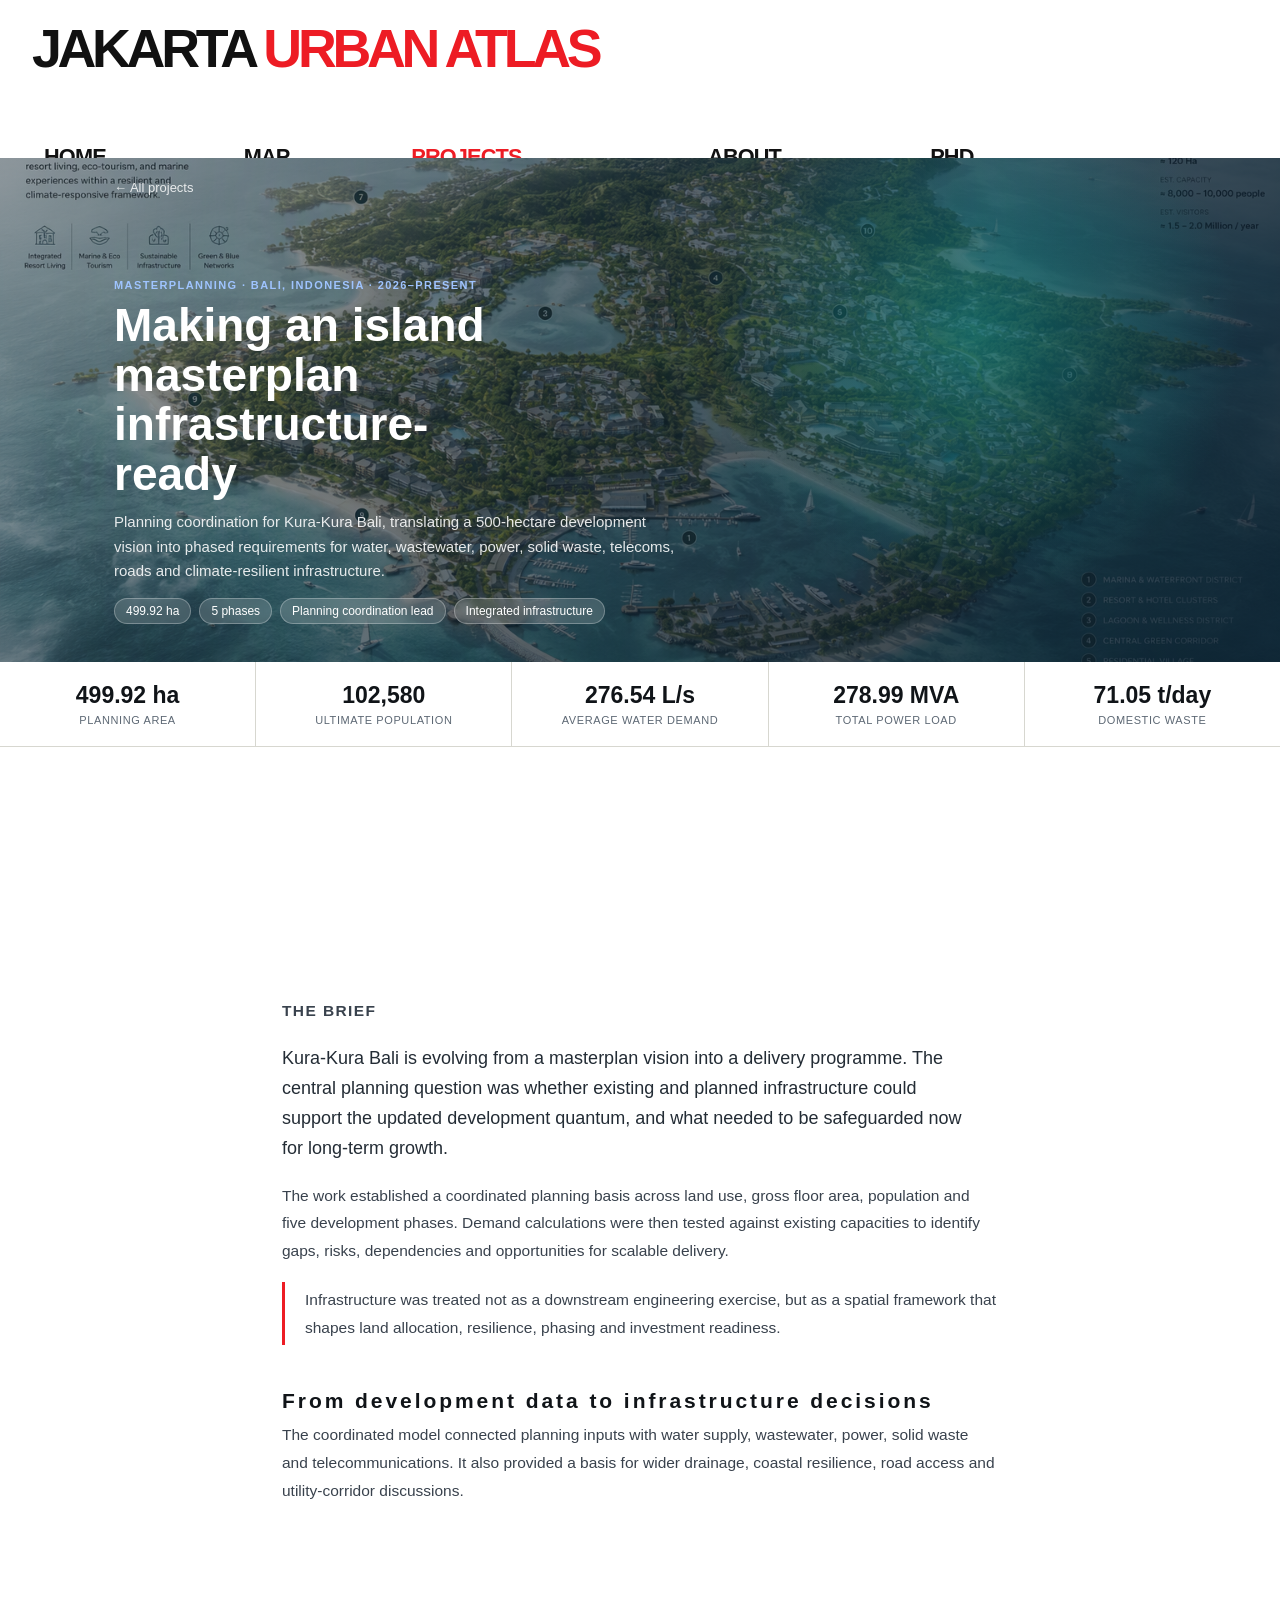
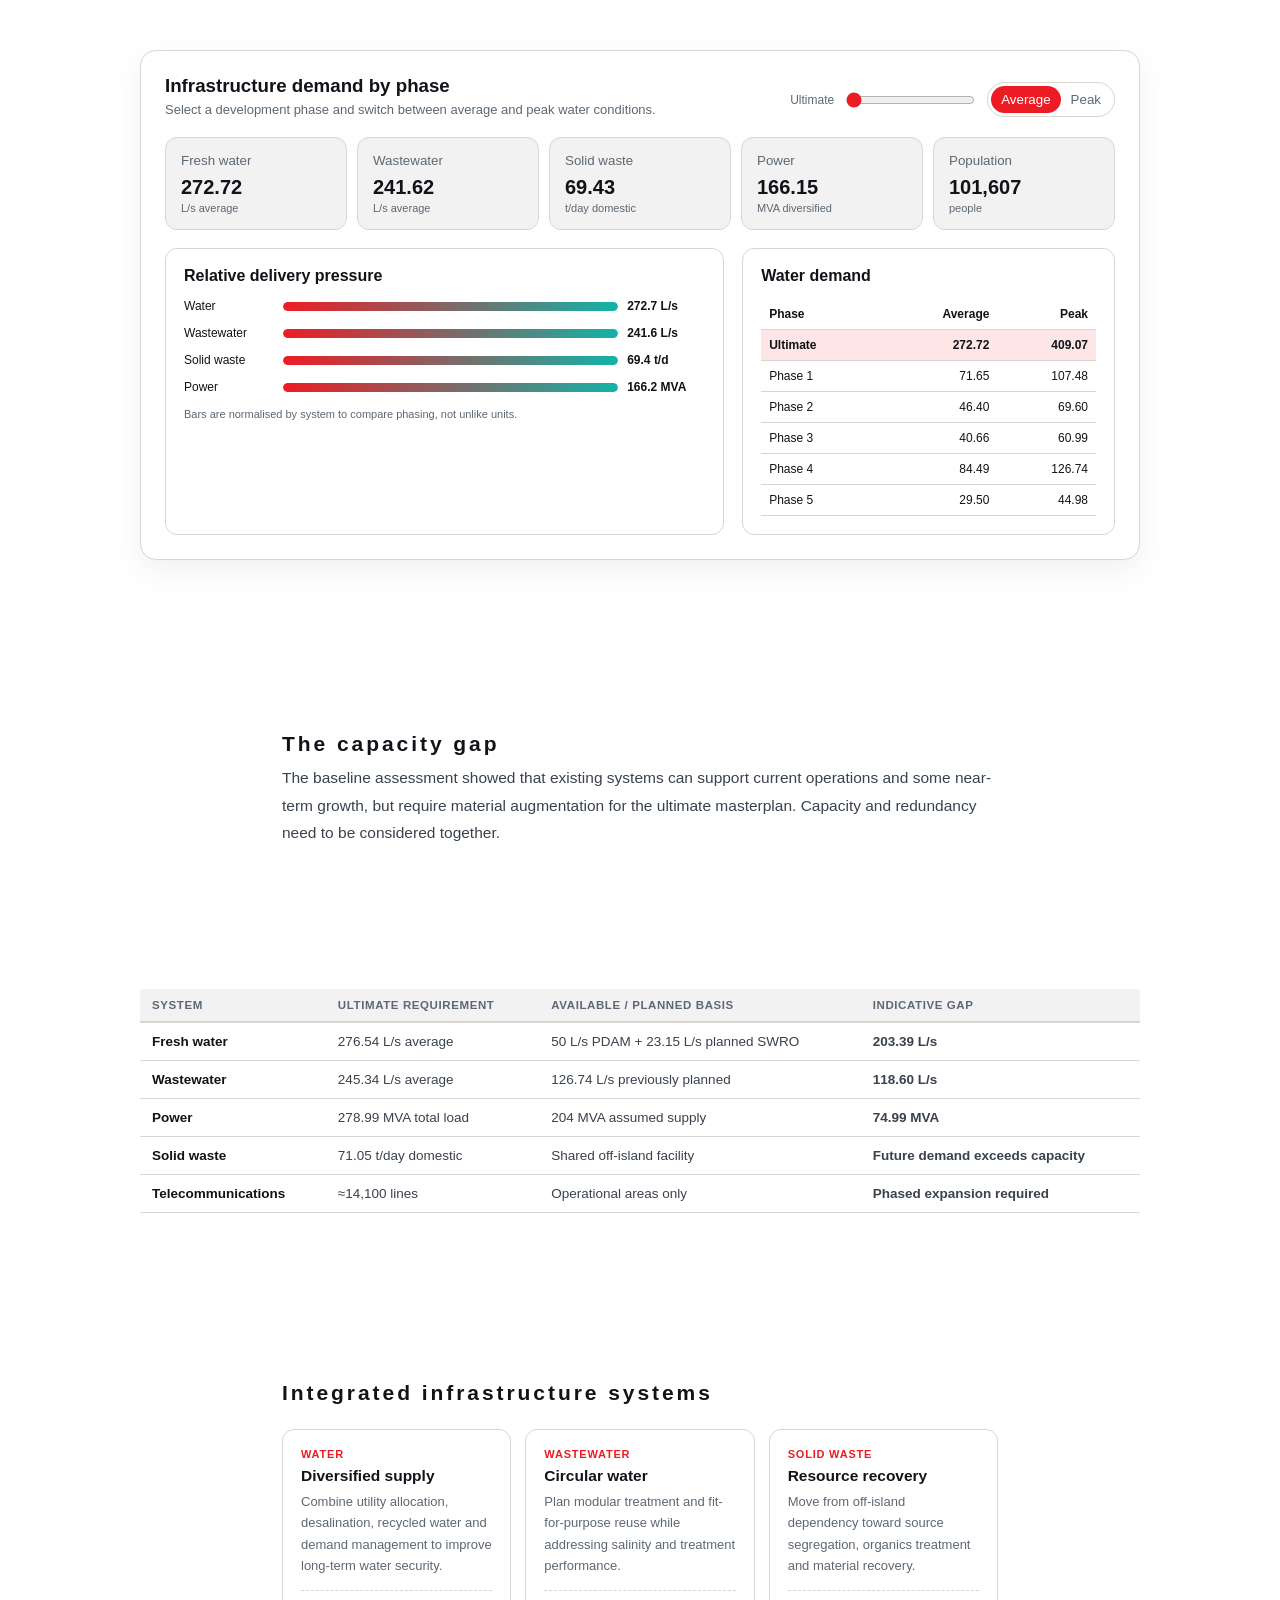
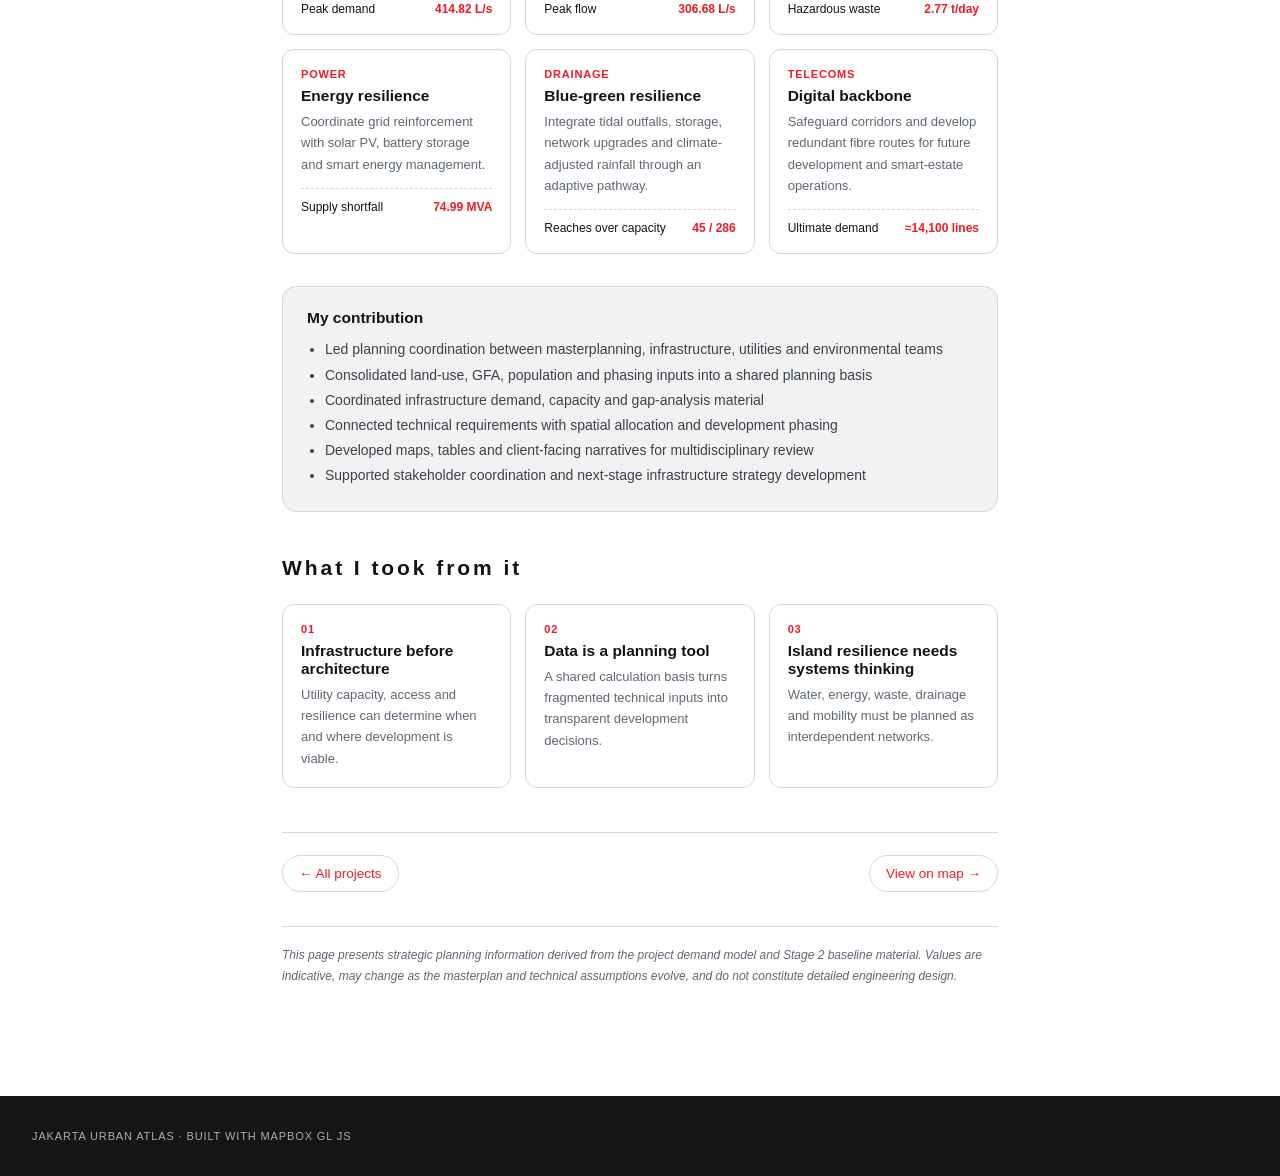
<file: project-kura-kura-bali.html>
<!DOCTYPE html>
<html lang="en">
<head>
<meta charset="utf-8" />
<meta name="viewport" content="width=device-width, initial-scale=1" />
<title>Kura-Kura Bali — Jakarta Urban Atlas</title>
<link rel="stylesheet" href="assets/site.css" />
<script src="assets/site.js" defer></script>
<style>
:root{--ink:#101418;--muted:#5d6874;--line:#d7d7d0;--accent:#ed1c24;--accent-soft:#ffe6e6;--bg-soft:#f2f2f2;--teal:#12b3a8;--orange:#f0883e;--red:#d65656}
.story{max-width:780px;margin:0 auto}.story p{font-size:15.5px;line-height:1.78;color:#39424d;margin:0 0 18px}.story h3{margin:44px 0 8px;font-size:21px}.story h4{margin:28px 0 8px;font-size:15.5px}.eyebrow{font-size:11px;letter-spacing:1.4px;text-transform:uppercase;color:var(--accent);font-weight:700;margin:0 0 10px}.lede{font-size:18px!important;line-height:1.68!important;color:#232c35!important}
.hero{position:relative;height:clamp(340px,56vh,560px);overflow:hidden;background:linear-gradient(135deg,#0b2439,#123d45)}.hero__art{position:absolute;inset:0;background:radial-gradient(circle at 76% 35%,rgba(18,179,168,.42),transparent 26%),linear-gradient(120deg,rgba(9,29,45,.38),rgba(9,29,45,.86)),url('assets/img/01-kura-kura-bali.png') center/cover no-repeat}.hero__inner{position:absolute;inset:0;display:flex;flex-direction:column;justify-content:flex-end;padding:0 24px 38px;max-width:1100px;margin:auto}.hero h1{color:#fff;margin:0 0 10px;font-size:clamp(29px,4.6vw,46px);line-height:1.08;max-width:17ch}.hero__sub{color:rgba(255,255,255,.88);font-size:15px;margin:0 0 14px;max-width:68ch;line-height:1.65}.hero__tags{display:flex;flex-wrap:wrap;gap:8px}.hero__tag{background:rgba(255,255,255,.16);border:1px solid rgba(255,255,255,.28);color:#fff;font-size:12px;padding:5px 11px;border-radius:999px;backdrop-filter:blur(4px)}.crumb{position:absolute;top:20px;left:0;right:0;padding:0 24px;max-width:1100px;margin:auto}.crumb a{color:rgba(255,255,255,.84);font-size:13px;text-decoration:none}
.facts{display:grid;grid-template-columns:repeat(5,1fr);gap:1px;background:var(--line);border-bottom:1px solid var(--line)}.fact{background:#fff;padding:20px 12px;text-align:center}.fact__num{font-size:23px;font-weight:700}.fact__label{margin-top:5px;font-size:11px;letter-spacing:.6px;text-transform:uppercase;color:var(--muted)}
.pull{border-left:3px solid var(--accent);padding:4px 0 4px 20px;margin:30px 0;font-size:18px;line-height:1.6;color:#232c35;font-weight:500}.role{background:var(--bg-soft);border:1px solid var(--line);border-radius:14px;padding:22px 24px;margin:32px 0}.role h4{margin:0 0 10px}.role ul{margin:0;padding-left:18px;font-size:14px;color:#39424d;line-height:1.8}
.dashboard{max-width:1000px;margin:36px auto;padding:24px;border:1px solid var(--line);border-radius:16px;background:#fff;box-shadow:0 12px 32px rgba(16,20,24,.06)}.dash-head{display:flex;justify-content:space-between;gap:18px;align-items:flex-end;flex-wrap:wrap;margin-bottom:20px}.dash-head h3{margin:0}.dash-head p{margin:5px 0 0;font-size:13px;color:var(--muted)}.control{display:flex;align-items:center;gap:10px;font-size:12px;color:var(--muted)}input[type=range]{accent-color:var(--accent)}.toggle{display:flex;border:1px solid var(--line);border-radius:999px;padding:3px}.toggle button{border:0;background:transparent;color:var(--muted);padding:6px 10px;border-radius:999px;cursor:pointer}.toggle button.active{background:var(--accent);color:#fff}.kpis{display:grid;grid-template-columns:repeat(5,1fr);gap:10px}.kpi{padding:15px;background:var(--bg-soft);border:1px solid var(--line);border-radius:12px}.kpi small{display:block;color:var(--muted);margin-bottom:8px}.kpi b{font-size:20px;color:var(--ink)}.kpi em{display:block;margin-top:3px;color:var(--muted);font-style:normal;font-size:11px}.dash-grid{display:grid;grid-template-columns:1.2fr .8fr;gap:18px;margin-top:18px}.panel{border:1px solid var(--line);border-radius:12px;padding:18px}.panel h4{margin:0 0 14px}.bars{display:grid;gap:13px}.barrow{display:grid;grid-template-columns:90px 1fr 78px;gap:9px;align-items:center;font-size:12px}.track{height:9px;background:#eef1f4;border-radius:999px;overflow:hidden}.fill{height:100%;background:linear-gradient(90deg,var(--accent),var(--teal));border-radius:999px;transition:width .45s}.phase-table{width:100%;border-collapse:collapse;font-size:12px}.phase-table th,.phase-table td{padding:8px;border-bottom:1px solid var(--line);text-align:right}.phase-table th:first-child,.phase-table td:first-child{text-align:left}.phase-table tr.active{background:var(--accent-soft);font-weight:700}
.gap-wrap{max-width:1000px;margin:32px auto}.tbl{width:100%;border-collapse:collapse;margin:20px 0;font-size:13.5px}.tbl th{text-align:left;padding:10px 12px;background:var(--bg-soft);border-bottom:2px solid var(--line);font-size:11.5px;letter-spacing:.6px;text-transform:uppercase;color:var(--muted)}.tbl td{padding:11px 12px;border-bottom:1px solid var(--line);color:#39424d}.tbl td:first-child{font-weight:600;color:var(--ink)}.gap{color:var(--red);font-weight:700}
.systems,.lessons{display:grid;grid-template-columns:repeat(3,1fr);gap:14px;margin:24px 0}.system,.lesson{border:1px solid var(--line);border-radius:12px;padding:18px;background:#fff;transition:.18s}.system:hover,.lesson:hover{transform:translateY(-3px);box-shadow:0 10px 24px rgba(16,20,24,.07)}.system__tag,.lesson__n{font-size:11px;letter-spacing:.8px;text-transform:uppercase;color:var(--accent);font-weight:700}.system h4,.lesson h4{margin:7px 0 6px}.system p,.lesson p{margin:0;font-size:13px;color:var(--muted);line-height:1.65}.system__metric{margin-top:13px;padding-top:11px;border-top:1px dashed var(--line);display:flex;justify-content:space-between;font-size:12px}.system__metric b{color:var(--accent)}
.pagenav{display:flex;justify-content:space-between;gap:14px;margin:44px 0 0;padding-top:22px;border-top:1px solid var(--line)}.pagenav a{font-size:13.5px;color:var(--accent);text-decoration:none;border:1px solid var(--line);padding:10px 16px;border-radius:999px}.disclaimer{font-size:12px!important;color:var(--muted)!important;font-style:italic;line-height:1.7!important;border-top:1px solid var(--line);padding-top:18px;margin-top:34px!important}
@media(max-width:900px){.facts{grid-template-columns:repeat(2,1fr)}.kpis{grid-template-columns:repeat(2,1fr)}.dash-grid{grid-template-columns:1fr}.systems,.lessons{grid-template-columns:1fr 1fr}}@media(max-width:620px){.systems,.lessons,.kpis{grid-template-columns:1fr}.barrow{grid-template-columns:78px 1fr 70px}}
</style>
</head>
<body>
<nav class="nav"><div class="nav__brand">Jakarta <span>Urban Atlas</span></div><div class="nav__links"><a href="index.html">Home</a><span class="nav__sep">|</span><a href="map.html">Map</a><span class="nav__sep">|</span><a href="projects.html" class="is-active">Projects</a><span class="nav__sep">|</span><a href="about.html">About</a><span class="nav__sep">|</span><a href="phd.html">PhD</a></div></nav>
<header class="hero"><div class="hero__art"></div><div class="crumb"><a href="projects.html">&larr; All projects</a></div><div class="hero__inner"><p class="eyebrow" style="color:#9fc4ff">Masterplanning · Bali, Indonesia · 2026–Present</p><h1>Making an island masterplan infrastructure-ready</h1><p class="hero__sub">Planning coordination for Kura-Kura Bali, translating a 500-hectare development vision into phased requirements for water, wastewater, power, solid waste, telecoms, roads and climate-resilient infrastructure.</p><div class="hero__tags"><span class="hero__tag">499.92 ha</span><span class="hero__tag">5 phases</span><span class="hero__tag">Planning coordination lead</span><span class="hero__tag">Integrated infrastructure</span></div></div></header>
<div class="facts"><div class="fact"><div class="fact__num">499.92 ha</div><div class="fact__label">Planning area</div></div><div class="fact"><div class="fact__num">102,580</div><div class="fact__label">Ultimate population</div></div><div class="fact"><div class="fact__num">276.54 L/s</div><div class="fact__label">Average water demand</div></div><div class="fact"><div class="fact__num">278.99 MVA</div><div class="fact__label">Total power load</div></div><div class="fact"><div class="fact__num">71.05 t/day</div><div class="fact__label">Domestic waste</div></div></div>
<main class="page"><section class="section story"><p class="eyebrow">The brief</p><p class="lede">Kura-Kura Bali is evolving from a masterplan vision into a delivery programme. The central planning question was whether existing and planned infrastructure could support the updated development quantum, and what needed to be safeguarded now for long-term growth.</p><p>The work established a coordinated planning basis across land use, gross floor area, population and five development phases. Demand calculations were then tested against existing capacities to identify gaps, risks, dependencies and opportunities for scalable delivery.</p><p class="pull">Infrastructure was treated not as a downstream engineering exercise, but as a spatial framework that shapes land allocation, resilience, phasing and investment readiness.</p><h3>From development data to infrastructure decisions</h3><p>The coordinated model connected planning inputs with water supply, wastewater, power, solid waste and telecommunications. It also provided a basis for wider drainage, coastal resilience, road access and utility-corridor discussions.</p></section>
<section class="dashboard" aria-label="Interactive infrastructure dashboard"><div class="dash-head"><div><h3>Infrastructure demand by phase</h3><p>Select a development phase and switch between average and peak water conditions.</p></div><div class="control"><span id="phaseLabel">Ultimate</span><input id="phase" type="range" min="0" max="5" value="0" step="1"><div class="toggle"><button id="avgBtn" class="active">Average</button><button id="peakBtn">Peak</button></div></div></div><div class="kpis"><div class="kpi"><small>Fresh water</small><b id="waterKpi">272.72</b><em>L/s average</em></div><div class="kpi"><small>Wastewater</small><b id="wwKpi">241.62</b><em>L/s average</em></div><div class="kpi"><small>Solid waste</small><b id="swKpi">69.43</b><em>t/day domestic</em></div><div class="kpi"><small>Power</small><b id="powerKpi">166.15</b><em>MVA diversified</em></div><div class="kpi"><small>Population</small><b id="popKpi">101,607</b><em>people</em></div></div><div class="dash-grid"><div class="panel"><h4>Relative delivery pressure</h4><div class="bars" id="bars"></div><p style="font-size:11px;color:var(--muted);margin:14px 0 0">Bars are normalised by system to compare phasing, not unlike units.</p></div><div class="panel"><h4>Water demand</h4><table class="phase-table"><thead><tr><th>Phase</th><th>Average</th><th>Peak</th></tr></thead><tbody id="phaseRows"></tbody></table></div></div></section>
<section class="section story"><h3>The capacity gap</h3><p>The baseline assessment showed that existing systems can support current operations and some near-term growth, but require material augmentation for the ultimate masterplan. Capacity and redundancy need to be considered together.</p></section>
<section class="gap-wrap"><table class="tbl"><thead><tr><th>System</th><th>Ultimate requirement</th><th>Available / planned basis</th><th>Indicative gap</th></tr></thead><tbody><tr><td>Fresh water</td><td>276.54 L/s average</td><td>50 L/s PDAM + 23.15 L/s planned SWRO</td><td class="gap">203.39 L/s</td></tr><tr><td>Wastewater</td><td>245.34 L/s average</td><td>126.74 L/s previously planned</td><td class="gap">118.60 L/s</td></tr><tr><td>Power</td><td>278.99 MVA total load</td><td>204 MVA assumed supply</td><td class="gap">74.99 MVA</td></tr><tr><td>Solid waste</td><td>71.05 t/day domestic</td><td>Shared off-island facility</td><td class="gap">Future demand exceeds capacity</td></tr><tr><td>Telecommunications</td><td>≈14,100 lines</td><td>Operational areas only</td><td class="gap">Phased expansion required</td></tr></tbody></table></section>
<section class="section story"><h3>Integrated infrastructure systems</h3><div class="systems"><article class="system"><div class="system__tag">Water</div><h4>Diversified supply</h4><p>Combine utility allocation, desalination, recycled water and demand management to improve long-term water security.</p><div class="system__metric"><span>Peak demand</span><b>414.82 L/s</b></div></article><article class="system"><div class="system__tag">Wastewater</div><h4>Circular water</h4><p>Plan modular treatment and fit-for-purpose reuse while addressing salinity and treatment performance.</p><div class="system__metric"><span>Peak flow</span><b>306.68 L/s</b></div></article><article class="system"><div class="system__tag">Solid waste</div><h4>Resource recovery</h4><p>Move from off-island dependency toward source segregation, organics treatment and material recovery.</p><div class="system__metric"><span>Hazardous waste</span><b>2.77 t/day</b></div></article><article class="system"><div class="system__tag">Power</div><h4>Energy resilience</h4><p>Coordinate grid reinforcement with solar PV, battery storage and smart energy management.</p><div class="system__metric"><span>Supply shortfall</span><b>74.99 MVA</b></div></article><article class="system"><div class="system__tag">Drainage</div><h4>Blue-green resilience</h4><p>Integrate tidal outfalls, storage, network upgrades and climate-adjusted rainfall through an adaptive pathway.</p><div class="system__metric"><span>Reaches over capacity</span><b>45 / 286</b></div></article><article class="system"><div class="system__tag">Telecoms</div><h4>Digital backbone</h4><p>Safeguard corridors and develop redundant fibre routes for future development and smart-estate operations.</p><div class="system__metric"><span>Ultimate demand</span><b>≈14,100 lines</b></div></article></div><div class="role"><h4>My contribution</h4><ul><li>Led planning coordination between masterplanning, infrastructure, utilities and environmental teams</li><li>Consolidated land-use, GFA, population and phasing inputs into a shared planning basis</li><li>Coordinated infrastructure demand, capacity and gap-analysis material</li><li>Connected technical requirements with spatial allocation and development phasing</li><li>Developed maps, tables and client-facing narratives for multidisciplinary review</li><li>Supported stakeholder coordination and next-stage infrastructure strategy development</li></ul></div><h3>What I took from it</h3><div class="lessons"><div class="lesson"><div class="lesson__n">01</div><h4>Infrastructure before architecture</h4><p>Utility capacity, access and resilience can determine when and where development is viable.</p></div><div class="lesson"><div class="lesson__n">02</div><h4>Data is a planning tool</h4><p>A shared calculation basis turns fragmented technical inputs into transparent development decisions.</p></div><div class="lesson"><div class="lesson__n">03</div><h4>Island resilience needs systems thinking</h4><p>Water, energy, waste, drainage and mobility must be planned as interdependent networks.</p></div></div><div class="pagenav"><a href="projects.html">&larr; All projects</a><a href="map.html">View on map &rarr;</a></div><p class="disclaimer">This page presents strategic planning information derived from the project demand model and Stage 2 baseline material. Values are indicative, may change as the masterplan and technical assumptions evolve, and do not constitute detailed engineering design.</p></section></main>
<footer class="footer">Jakarta Urban Atlas &middot; Built with Mapbox GL JS</footer>
<script>
var DATA={labels:['Ultimate','Phase 1','Phase 2','Phase 3','Phase 4','Phase 5'],waterAvg:[272.715,71.654,46.399,40.658,84.494,29.504],waterPeak:[409.072,107.482,69.598,60.987,126.741,44.984],wwAvg:[241.620,64.549,41.243,35.730,73.982,26.110],wwPeak:[302.025,80.686,51.554,44.663,92.478,32.637],sw:[69.428,23.357,14.755,9.829,14.166,7.321],power:[166.154,49.259,28.974,26.591,33.347,27.982],pop:[101607,40947,15662,13463,21666,10842]};
var mode='avg',slider=document.getElementById('phase');function f(n,d){return Number(n).toLocaleString('en-US',{minimumFractionDigits:d,maximumFractionDigits:d})}function update(){var i=+slider.value,w=mode==='avg'?DATA.waterAvg[i]:DATA.waterPeak[i],ww=mode==='avg'?DATA.wwAvg[i]:DATA.wwPeak[i];document.getElementById('phaseLabel').textContent=DATA.labels[i];document.getElementById('waterKpi').textContent=f(w,2);document.querySelector('#waterKpi+em').textContent='L/s '+(mode==='avg'?'average':'peak');document.getElementById('wwKpi').textContent=f(ww,2);document.querySelector('#wwKpi+em').textContent='L/s '+(mode==='avg'?'average':'peak');document.getElementById('swKpi').textContent=f(DATA.sw[i],2);document.getElementById('powerKpi').textContent=f(DATA.power[i],2);document.getElementById('popKpi').textContent=Math.round(DATA.pop[i]).toLocaleString();var vals=[['Water',w,Math.max.apply(null,(mode==='avg'?DATA.waterAvg:DATA.waterPeak).slice(1)),'L/s'],['Wastewater',ww,Math.max.apply(null,(mode==='avg'?DATA.wwAvg:DATA.wwPeak).slice(1)),'L/s'],['Solid waste',DATA.sw[i],Math.max.apply(null,DATA.sw.slice(1)),'t/d'],['Power',DATA.power[i],Math.max.apply(null,DATA.power.slice(1)),'MVA']];document.getElementById('bars').innerHTML=vals.map(function(m){return '<div class="barrow"><span>'+m[0]+'</span><div class="track"><div class="fill" style="width:'+Math.min(100,m[1]/m[2]*100)+'%"></div></div><b>'+f(m[1],1)+' '+m[3]+'</b></div>'}).join('');document.querySelectorAll('.phase-table tbody tr').forEach(function(r,j){r.classList.toggle('active',j===i)})}document.getElementById('phaseRows').innerHTML=DATA.labels.map(function(x,i){return '<tr><td>'+x+'</td><td>'+f(DATA.waterAvg[i],2)+'</td><td>'+f(DATA.waterPeak[i],2)+'</td></tr>'}).join('');slider.addEventListener('input',update);document.getElementById('avgBtn').onclick=function(){mode='avg';this.classList.add('active');document.getElementById('peakBtn').classList.remove('active');update()};document.getElementById('peakBtn').onclick=function(){mode='peak';this.classList.add('active');document.getElementById('avgBtn').classList.remove('active');update()};update();
</script>
</body></html>
</file>
<file: assets/site.css>
/* ============================================================
   Shared styles - Jakarta Urban Atlas
   ============================================================ */

:root {
  --ink:      #12212e;
  --ink-soft: #4a5a68;
  --line:     #dfe4e8;
  --paper:    #ffffff;
  --paper-2:  #f4f6f7;
  --accent:   #e4572e;
  --nav-h:    58px;
  --font:     system-ui, "Segoe UI", Helvetica, Arial, sans-serif;
}

* { box-sizing: border-box; }

img {
  user-select: none;
  -webkit-user-drag: none;
}

html { scroll-behavior: smooth; }

body {
  margin: 0;
    --nav-h:    158px;
  color: var(--ink);
  background: var(--paper);
  -webkit-font-smoothing: antialiased;
}

    height: var(--nav-h);

.nav {
    align-items: flex-start;
  top: 0; left: 0; right: 0;
    padding: 24px 32px 20px;
  z-index: 1000;
  display: flex;
  align-items: center;
  gap: 28px;
  padding: 0 24px;
  background: rgba(255,255,255,0.92);
  backdrop-filter: blur(10px);
  border-bottom: 1px solid var(--line);
}

.nav__brand {
    font-size: clamp(34px, 4.2vw, 66px);
    letter-spacing: -.08em;
  font-weight: 700;
    line-height: .9;
  letter-spacing: .02em;
  margin-right: 4px;
  white-space: nowrap;
}
.nav__brand span { color: var(--accent); }

.nav__links {
  display: flex;
  align-items: center;
  gap: 4px;
}

.nav__links a {
    font-size: clamp(16px, 1.7vw, 28px);
    letter-spacing: -.04em;
    font-weight: 700;
  letter-spacing: .08em;
  text-transform: uppercase;
  text-decoration: none;
  .section .grid { grid-template-columns: 1fr; gap: 92px; }
  color: var(--ink-soft);
  padding: 8px 14px;
    display: grid; grid-template-columns: minmax(0, 1fr) minmax(0, 1fr); gap: 48px;
    align-items: start;
  border-radius: 6px;
  transition: color .15s ease, background .15s ease;
}

.nav__links a:hover { color: var(--ink); background: var(--paper-2); }
  .section .grid .proj__body { padding: 18px 0 0; }

.nav__links a.is-active {
  .section .grid .proj__title { font-size: clamp(38px, 4vw, 72px); line-height: .95; font-weight: 800; letter-spacing: -.07em; }
  color: var(--ink);
  font-weight: 600;
}
    .nav { height: 112px; min-height: 112px; padding: 18px; }
    .nav__brand { font-size: 27px; }
    .nav__links { padding-top: 34px; }
    .nav__links a { padding: 6px 4px; font-size: 11px; }
  position: absolute;
  left: 14px; right: 14px; bottom: 2px;
  height: 2px;
  .section .grid { grid-template-columns: 1fr; gap: 56px; }
    .section .grid .proj { grid-template-columns: 1fr; gap: 16px; }
  background: var(--accent);
  border-radius: 2px;
}

/* separator pipes between links */
.nav__sep {
  color: var(--line);
  font-size: 14px;
  user-select: none;
}

/* pages that are not the map get pushed below the fixed nav */
.page { padding-top: var(--nav-h); }

/* ---------- Parallax sections ---------- */

.parallax {
  position: relative;
  min-height: 100vh;
  display: grid;
  place-items: center;
  background-size: cover;
  background-position: center;
  background-attachment: fixed;   /* the parallax effect */
  text-align: center;
  color: #fff;
  padding: 80px 24px;
}

/* darkening veil so text stays legible over any photo */
.parallax::before {
  content: "";
  position: absolute; inset: 0;
  background: linear-gradient(180deg, rgba(8,18,26,.55), rgba(8,18,26,.35) 45%, rgba(8,18,26,.65));
}

.parallax__inner {
  position: relative;
  max-width: 720px;
}

.parallax__kicker {
  font-size: 12px;
  letter-spacing: .22em;
  text-transform: uppercase;
  opacity: .85;
  margin: 0 0 14px;
}

.parallax h1 {
  font-size: clamp(34px, 6vw, 62px);
  line-height: 1.08;
  margin: 0 0 18px;
  font-weight: 700;
}

.parallax h2 {
  font-size: clamp(26px, 4.4vw, 44px);
  line-height: 1.15;
  margin: 0 0 16px;
  font-weight: 700;
}

.parallax p {
  font-size: 17px;
  line-height: 1.65;
  margin: 0 auto 26px;
  max-width: 560px;
  opacity: .93;
}

/* mobile browsers handle fixed attachment badly - fall back to scroll */
@media (max-width: 820px), (hover: none) {
  .parallax { background-attachment: scroll; }
}

/* ---------- Buttons ---------- */

.btn {
  display: inline-block;
  padding: 12px 26px;
  border-radius: 999px;
  font-size: 13px;
  letter-spacing: .08em;
  text-transform: uppercase;
  text-decoration: none;
  font-weight: 600;
  transition: transform .15s ease, box-shadow .15s ease, background .15s ease;
}
.btn--solid { background: var(--accent); color: #fff; }
.btn--solid:hover { transform: translateY(-2px); box-shadow: 0 8px 20px rgba(228,87,46,.35); }
.btn--ghost { border: 1.5px solid rgba(255,255,255,.75); color: #fff; }
.btn--ghost:hover { background: rgba(255,255,255,.14); }

/* scroll cue on first panel */
.scroll-cue {
  position: absolute;
  bottom: 28px; left: 50%;
  transform: translateX(-50%);
  font-size: 11px;
  letter-spacing: .18em;
  text-transform: uppercase;
  opacity: .8;
  animation: bob 2.2s ease-in-out infinite;
}
@keyframes bob {
  0%, 100% { transform: translate(-50%, 0); }
  50%      { transform: translate(-50%, 7px); }
}
  --paper:    #ffffff;
  --paper-2:  #f2f2f2;
  --accent:   #ed1c24;
.section {
  max-width: 880px;
  margin: 0 auto;
  padding: 78px 24px;
}

.section h2 {
  font-size: 28px;
  margin: 0 0 8px;
}
  font-family: Arial, Helvetica, sans-serif; 
  letter-spacing: -.05em; 
  line-height: 1.7;
  color: var(--ink-soft);
  margin: 0 0 32px;
}

.section h3 {
  font-size: 13px;
  color: #fff; font-weight: 700;
  text-transform: uppercase;
  color: var(--ink-soft);
  margin: 36px 0 12px;
  padding-bottom: 8px;
  border-bottom: 1px solid var(--line);
}

  .section .grid { grid-template-columns: 1fr; gap: 36px; }
.section p { line-height: 1.7; }

/* ---------- About page bits ---------- */

.profile {
  display: flex;
  gap: 26px;
  align-items: center;
  flex-wrap: wrap;
  margin-bottom: 8px;
}

.profile__avatar {
  width: 96px; height: 96px;
  border-radius: 50%;
  background: linear-gradient(135deg, var(--accent), #f2a65a);
  color: #fff;
  display: grid; place-items: center;
  font-size: 32px; font-weight: 700;
  letter-spacing: .02em;
  flex: none;
}

.profile__name { font-size: 26px; margin: 0 0 4px; }
.profile__role { color: var(--ink-soft); margin: 0; font-size: 15px; }

.tags { display: flex; flex-wrap: wrap; gap: 8px; margin-top: 6px; }
.tag {
  font-size: 12px;
  padding: 5px 11px;
  border-radius: 999px;
  background: var(--paper-2);
  border: 1px solid var(--line);
  color: var(--ink-soft);
}

.cards {
  display: grid;
  grid-template-columns: repeat(auto-fit, minmax(220px, 1fr));
  gap: 16px;
}

.card {
  border: 1px solid var(--line);
  border-radius: 12px;
  padding: 18px 18px 20px;
  background: var(--paper);
  transition: box-shadow .18s ease, transform .18s ease;
}
.card:hover { box-shadow: 0 8px 26px rgba(18,33,46,.09); transform: translateY(-3px); }
.card h4 { margin: 0 0 6px; font-size: 15px; }
.card p  { margin: 0; font-size: 14px; color: var(--ink-soft); line-height: 1.6; }

.contact-list { list-style: none; padding: 0; margin: 0; }
.contact-list li { padding: 9px 0; border-bottom: 1px solid var(--line); font-size: 15px; }
.contact-list a { color: var(--accent); text-decoration: none; }
.contact-list a:hover { text-decoration: underline; }

/* ---------- Footer ---------- */

.footer {
  border-top: 1px solid var(--line);
  padding: 26px 24px;
  text-align: center;
  font-size: 13px;
  color: var(--ink-soft);
  background: var(--paper-2);
}

/* ---------- Editorial studio direction ---------- */
:root {
  --ink: #151515;
  --ink-soft: #62625d;
  --line: #d7d7d0;
  --paper: #fff;
  --paper-2: #f2f2f2;
  --accent: #ed1c24;
  --nav-h: 158px;
  --font: Arial, Helvetica, sans-serif;
}

body {
  background: var(--paper);
  color: var(--ink);
  font-family: var(--font);
}

.nav {
  height: var(--nav-h);
  padding: 24px 32px 20px;
  gap: 28px;
  background: #fff;
  border-bottom: 0;
  color: #111;
}

.nav__brand {
  color: #111;
  font-size: clamp(34px, 4.2vw, 66px);
  letter-spacing: -.08em;
  text-transform: uppercase;
  line-height: .9;
}
.nav__brand span { color: var(--accent); }
.nav__links { margin-left: auto; gap: 0; align-items: flex-end; padding-top: 62px; }
.nav__links a {
  color: #111;
  padding: 10px 12px;
  border-radius: 0;
  font-size: clamp(16px, 1.7vw, 28px);
  letter-spacing: -.04em;
  font-weight: 700;
}
.nav__links a:hover { color: var(--accent); background: transparent; }
.nav__links a.is-active { color: var(--accent); }
.nav__links a.is-active::after {
  left: 12px; right: 12px; bottom: 2px;
  height: 3px;
  background: var(--accent);
  border-radius: 0;
}
.nav__sep { color: #bdbdbd; }

.page { padding-top: var(--nav-h); }
.section {
  max-width: 1180px;
  padding: 92px 32px;
}
.section h2,
.section h3,
.parallax h1,
.parallax h2 {
  font-family: Arial, Helvetica, sans-serif;
  letter-spacing: -.05em;
}
.section h2 { font-size: clamp(34px, 5vw, 58px); line-height: 1; }
.section h3 {
  color: var(--ink);
  font-size: 12px;
  letter-spacing: .14em;
  border-bottom-color: var(--line);
}
.section .lede { color: var(--ink-soft); max-width: 680px; }

.parallax {
  min-height: min(820px, calc(100vh - var(--nav-h)));
  justify-items: start;
  align-content: end;
  text-align: left;
  padding: 80px 7vw;
  border-bottom: 1px solid rgba(255,255,255,.3);
}
.parallax::before {
  background: linear-gradient(90deg, rgba(10,10,10,.72), rgba(10,10,10,.08) 76%),
              linear-gradient(0deg, rgba(10,10,10,.65), transparent 48%);
}
.parallax__inner { max-width: 700px; }
.parallax__kicker { color: var(--accent); opacity: 1; font-weight: 700; }
.parallax h1 { font-size: clamp(48px, 8vw, 108px); max-width: 10ch; }
.parallax h2 { font-size: clamp(40px, 6vw, 78px); max-width: 11ch; }
.parallax p { max-width: 510px; }
.btn { border-radius: 0; padding: 14px 18px; }
.btn--solid { color: var(--ink); background: var(--accent); }
.btn--ghost { border-color: var(--accent); color: var(--accent); }
.btn--ghost:hover { color: var(--ink); background: var(--accent); }

.cards { gap: 1px; background: var(--ink); }
.section .cards .card {
  border: 0;
  border-radius: 0;
  padding: 26px;
  background: var(--paper);
  box-shadow: none;
}
.section .cards .card:hover { transform: none; background: var(--accent); }
.section .cards .card h4 { font-family: Georgia, "Times New Roman", serif; font-size: 21px; }
.section .cards .card p { color: var(--ink-soft); }
.footer {
  padding: 34px 32px;
  color: rgba(255,255,255,.65);
  background: #151515;
  border-top: 0;
  text-align: left;
  letter-spacing: .08em;
  text-transform: uppercase;
  font-size: 11px;
}

/* Projects: image-led index with square editorial frames. */
.section .proj-head { padding: 30px 0 26px; border-bottom-color: var(--line); }
.section .proj-head h2 { font-size: clamp(46px, 7vw, 88px); }
.section .proj-head p { color: var(--ink-soft); max-width: 620px; }
.section .filters { margin: 26px 0 8px; }
.section .filter {
  border-radius: 0; border-color: var(--ink); color: var(--ink);
  background: transparent; padding: 9px 13px; text-transform: uppercase;
  font-size: 10px; letter-spacing: .1em;
}
.section .filter.is-active,
.section .filter:hover { background: var(--ink); color: var(--accent); border-color: var(--ink); }
.section .grid { grid-template-columns: 1fr; gap: 92px; background: transparent; }
.section .grid .proj {
  border: 0; border-radius: 0; background: transparent; box-shadow: none;
  display: grid; grid-template-columns: minmax(0, 1fr) minmax(0, 1fr); gap: 48px;
  align-items: start;
}
.section .grid .proj:hover { transform: none; box-shadow: none; }
.section .grid .proj__media { aspect-ratio: 16 / 10; background: var(--paper-2); }
.section .grid .proj__media img { filter: saturate(.82); }
.section .grid .proj:hover .proj__media img { transform: scale(1.035); filter: saturate(1); }
.section .grid .proj__year {
  top: 12px; right: 12px; border-radius: 0; background: var(--accent);
  color: #fff; font-weight: 700;
}
.section .grid .proj__body { padding: 18px 0 0; }
.section .grid .proj__cat { color: var(--ink-soft); letter-spacing: .14em; }
.section .grid .proj__title { font-size: clamp(38px, 4vw, 72px); line-height: .95; font-weight: 800; letter-spacing: -.07em; }
.section .grid .proj__place { color: var(--ink-soft); }
.section .grid .proj__role { border-top-color: var(--line); }

@media (max-width: 720px) {
  .nav { height: 112px; min-height: 112px; padding: 18px; }
  .nav__brand { font-size: 27px; }
  .nav__links { padding-top: 34px; }
  .nav__links a { padding: 6px 4px; font-size: 11px; }
  .nav__sep { font-size: 10px; }
  .section { padding: 64px 20px; }
  .section .grid { grid-template-columns: 1fr; gap: 56px; }
  .section .grid .proj { grid-template-columns: 1fr; gap: 16px; }
  .parallax { padding: 56px 24px; }
  .parallax h1 { font-size: clamp(43px, 14vw, 72px); }
}
</file>
